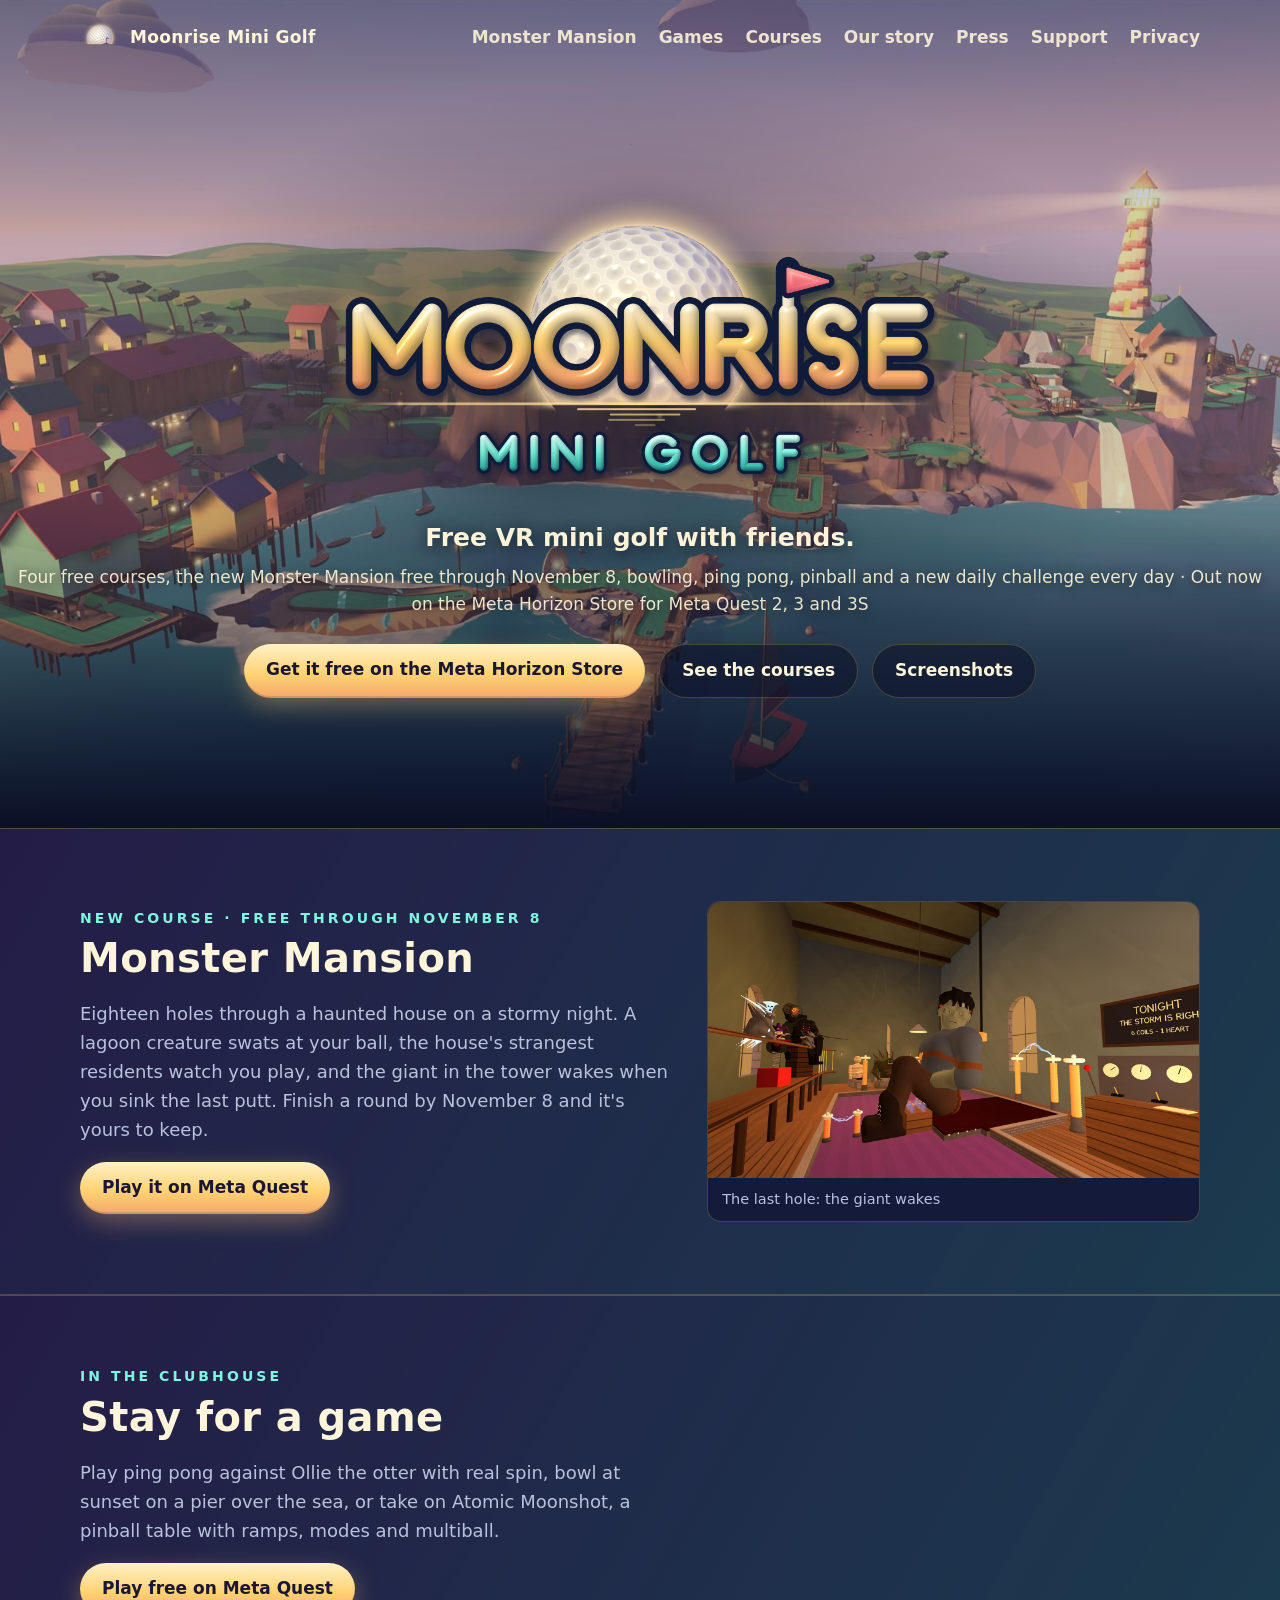
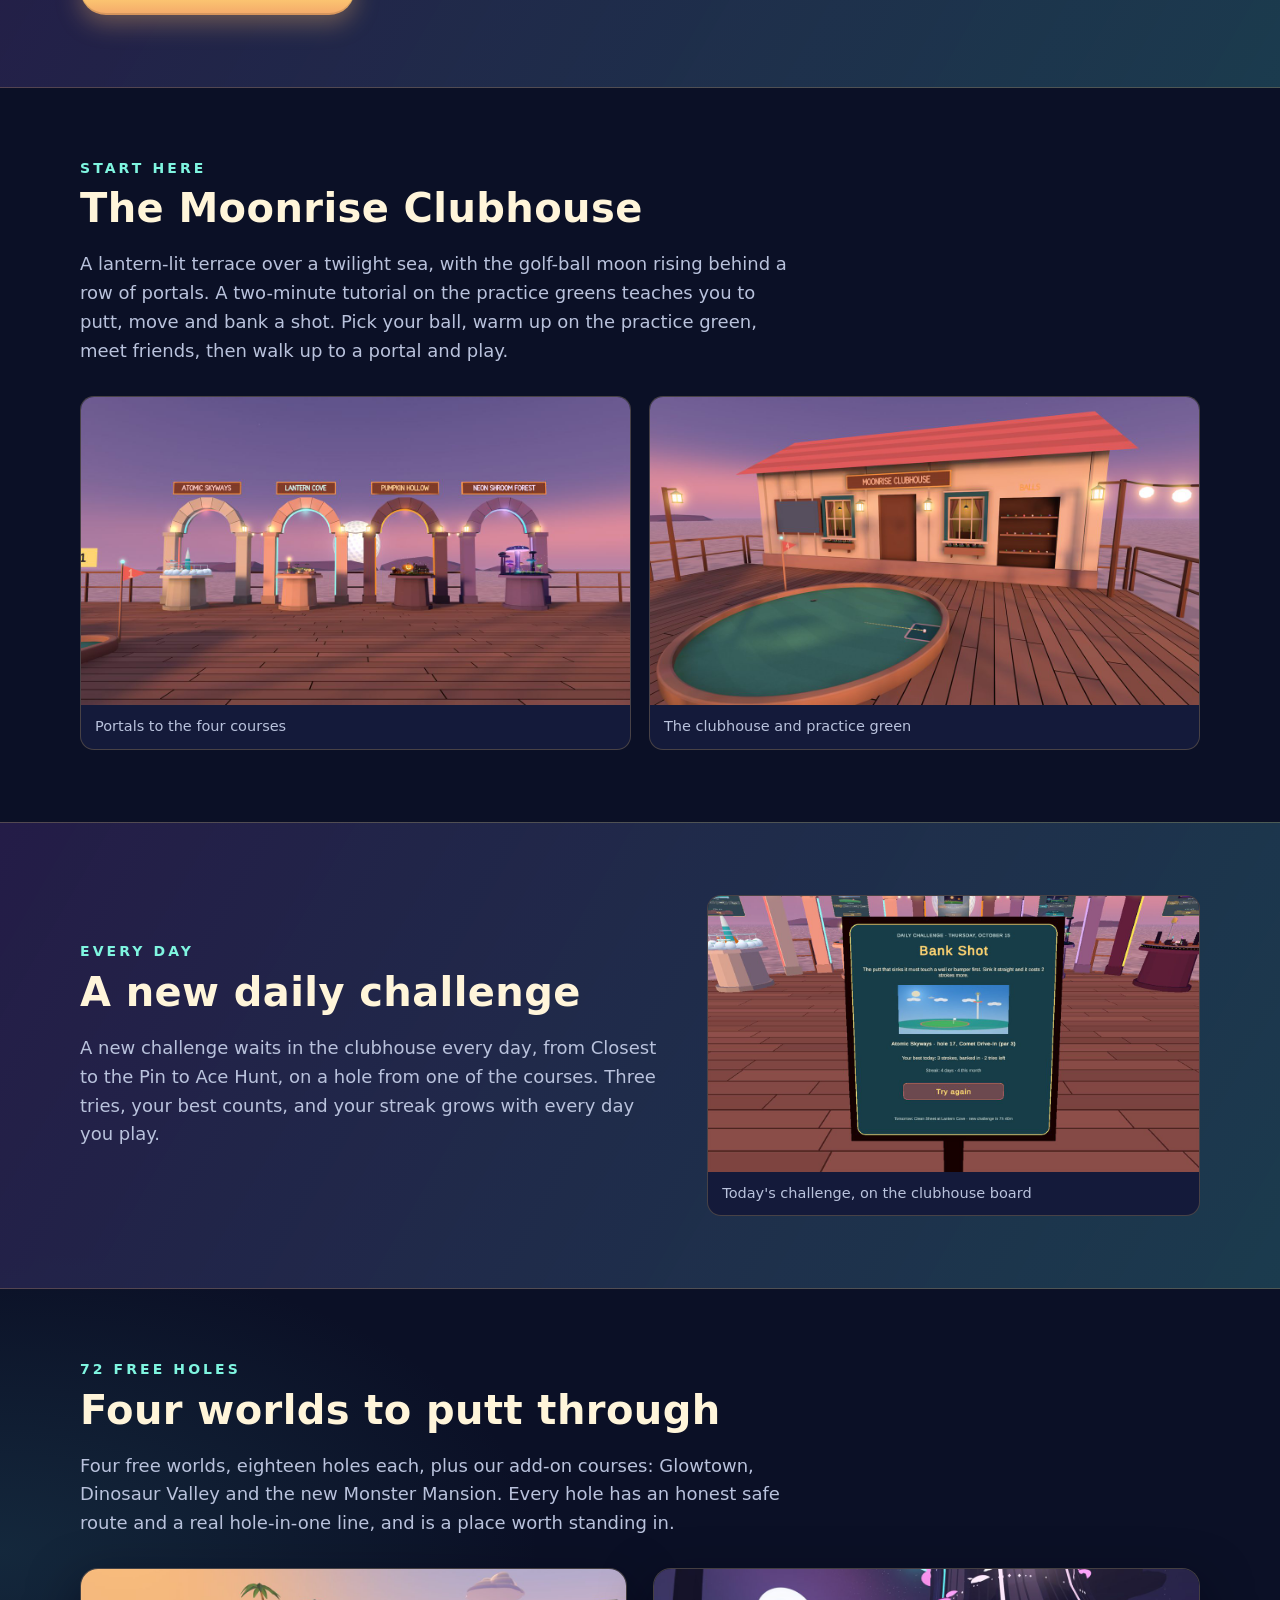
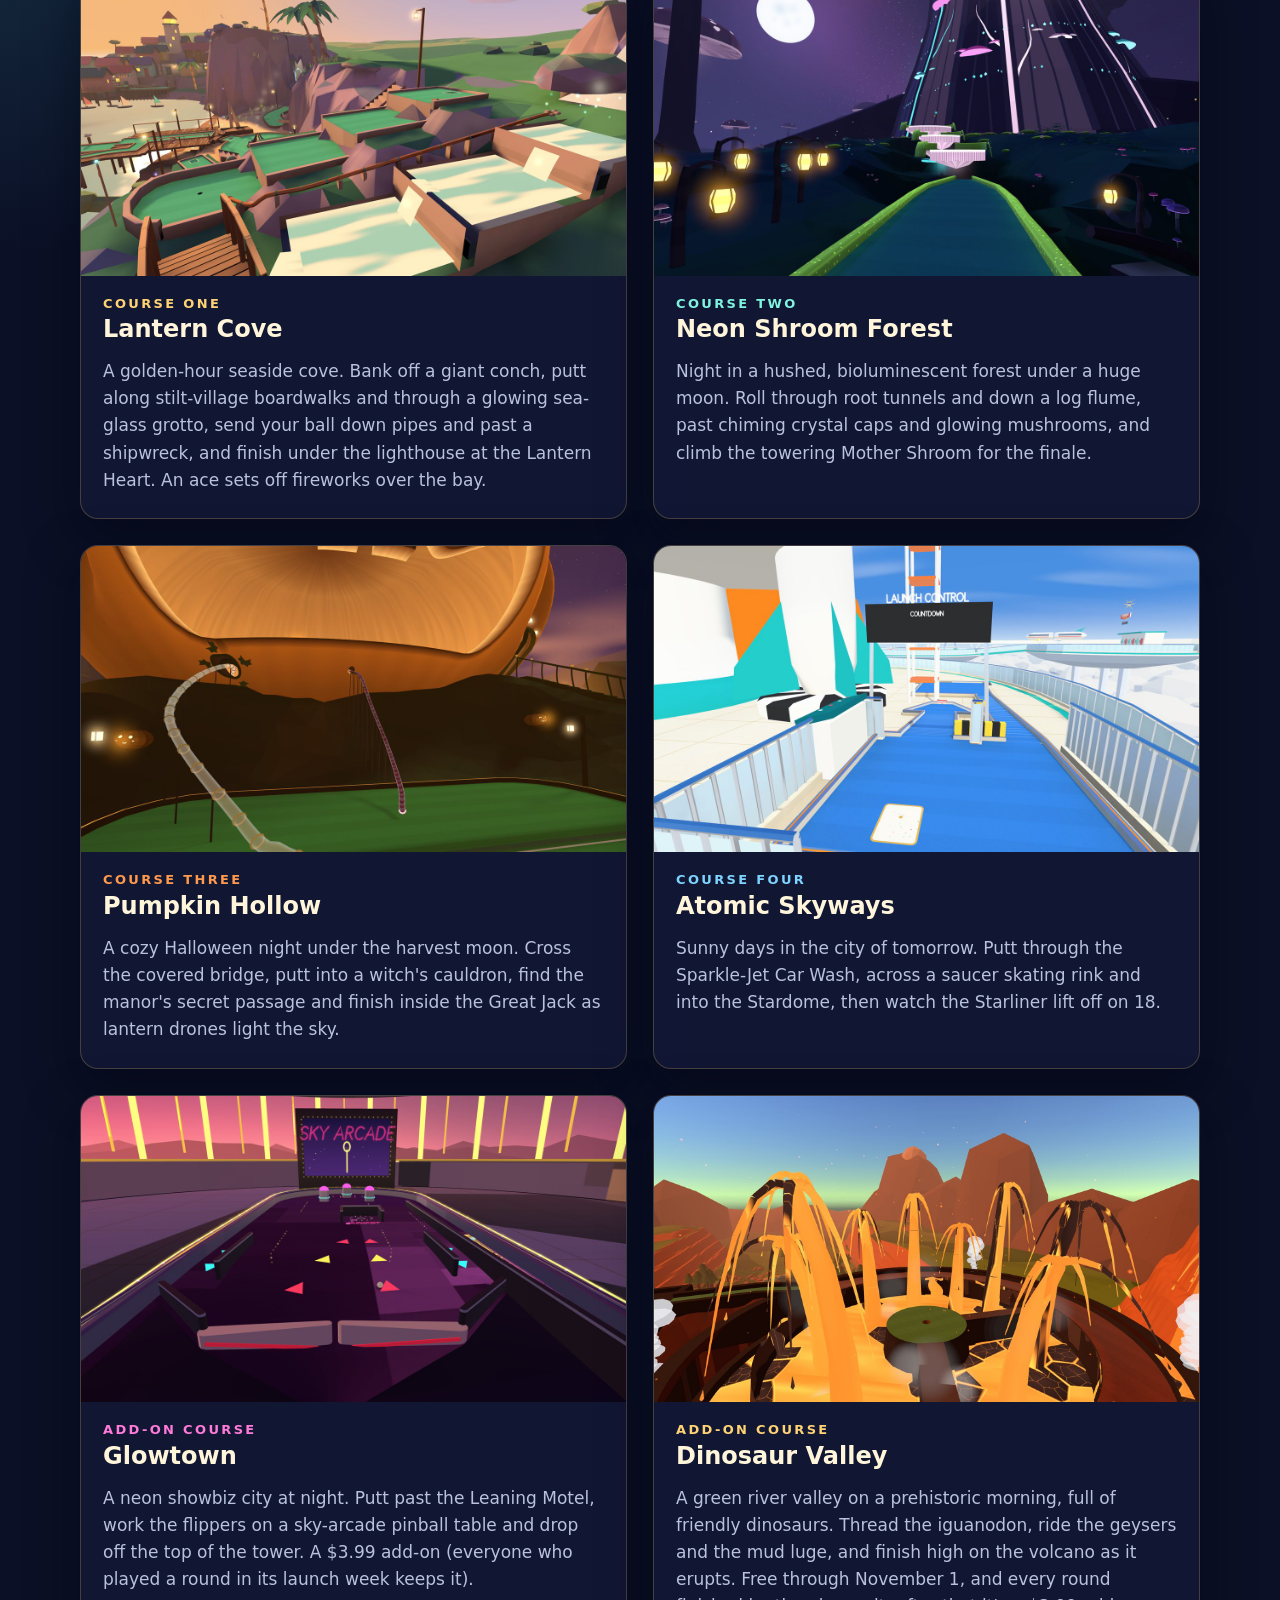
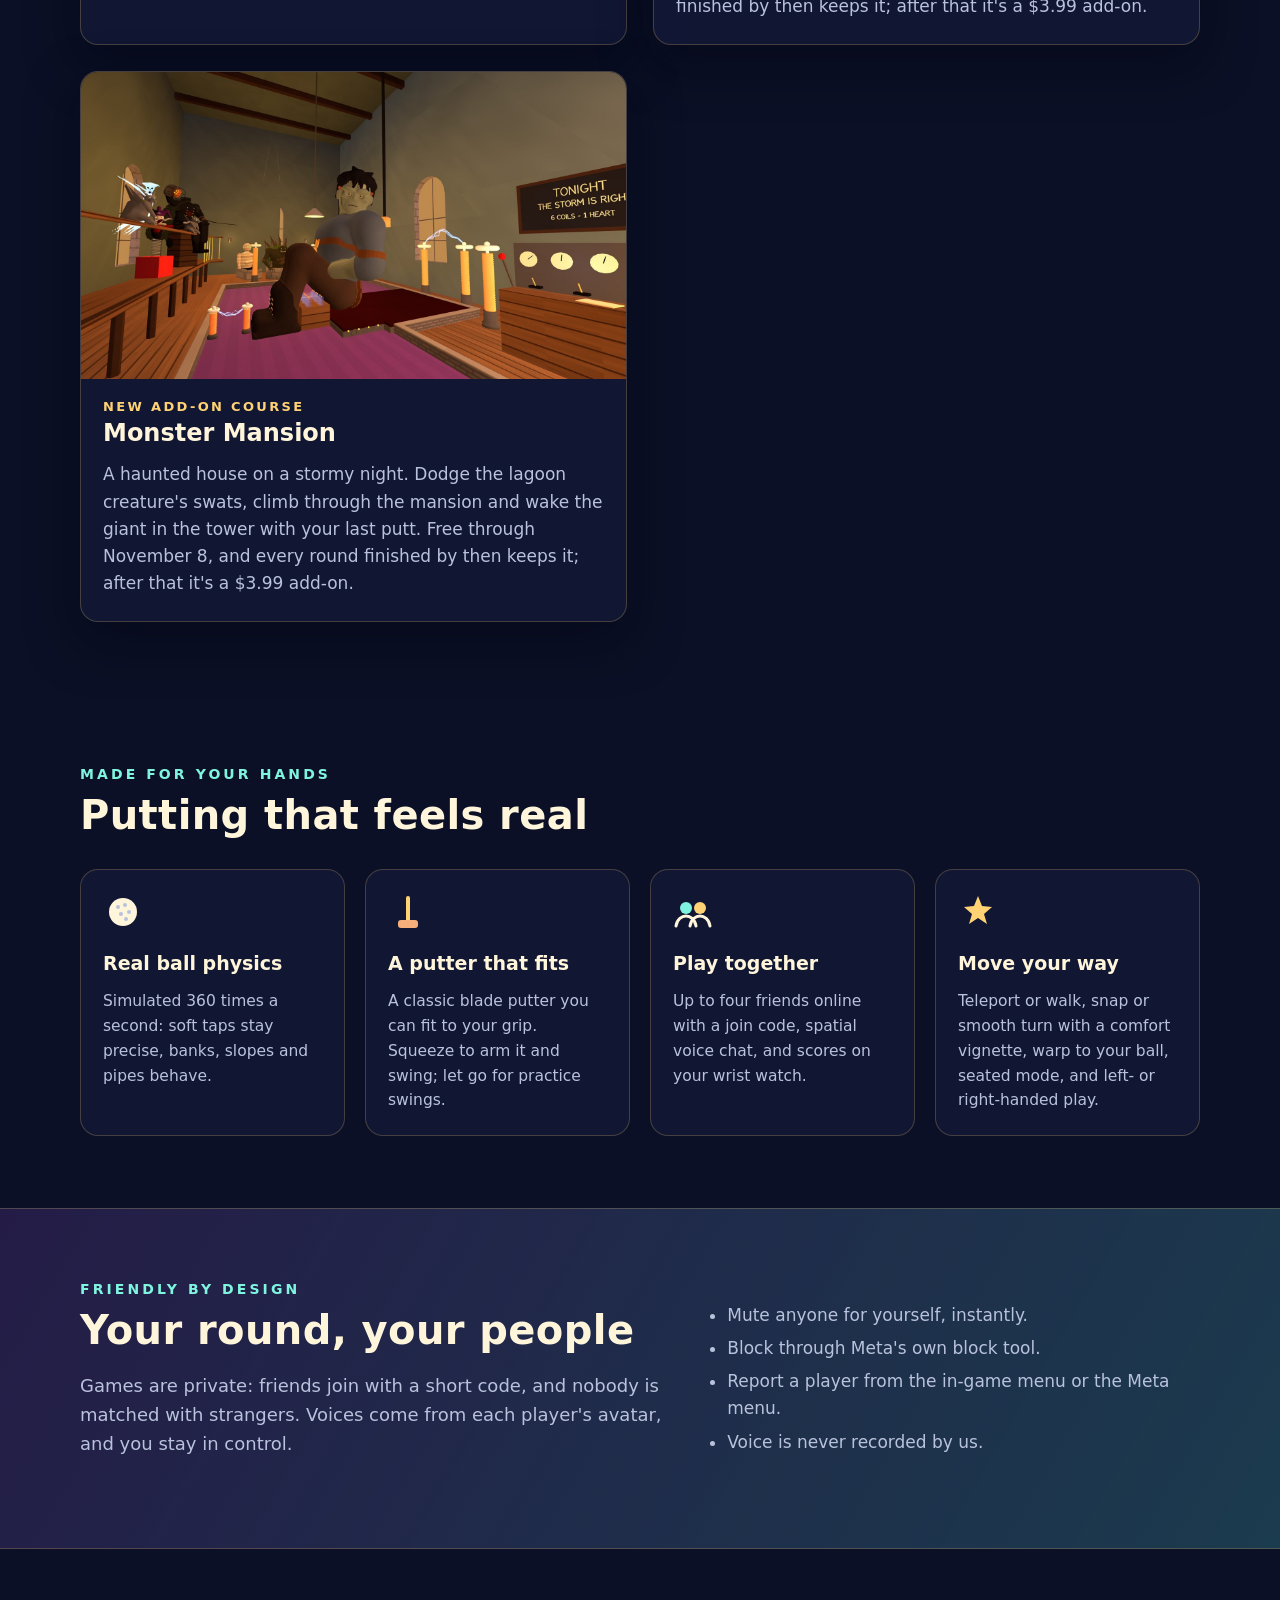
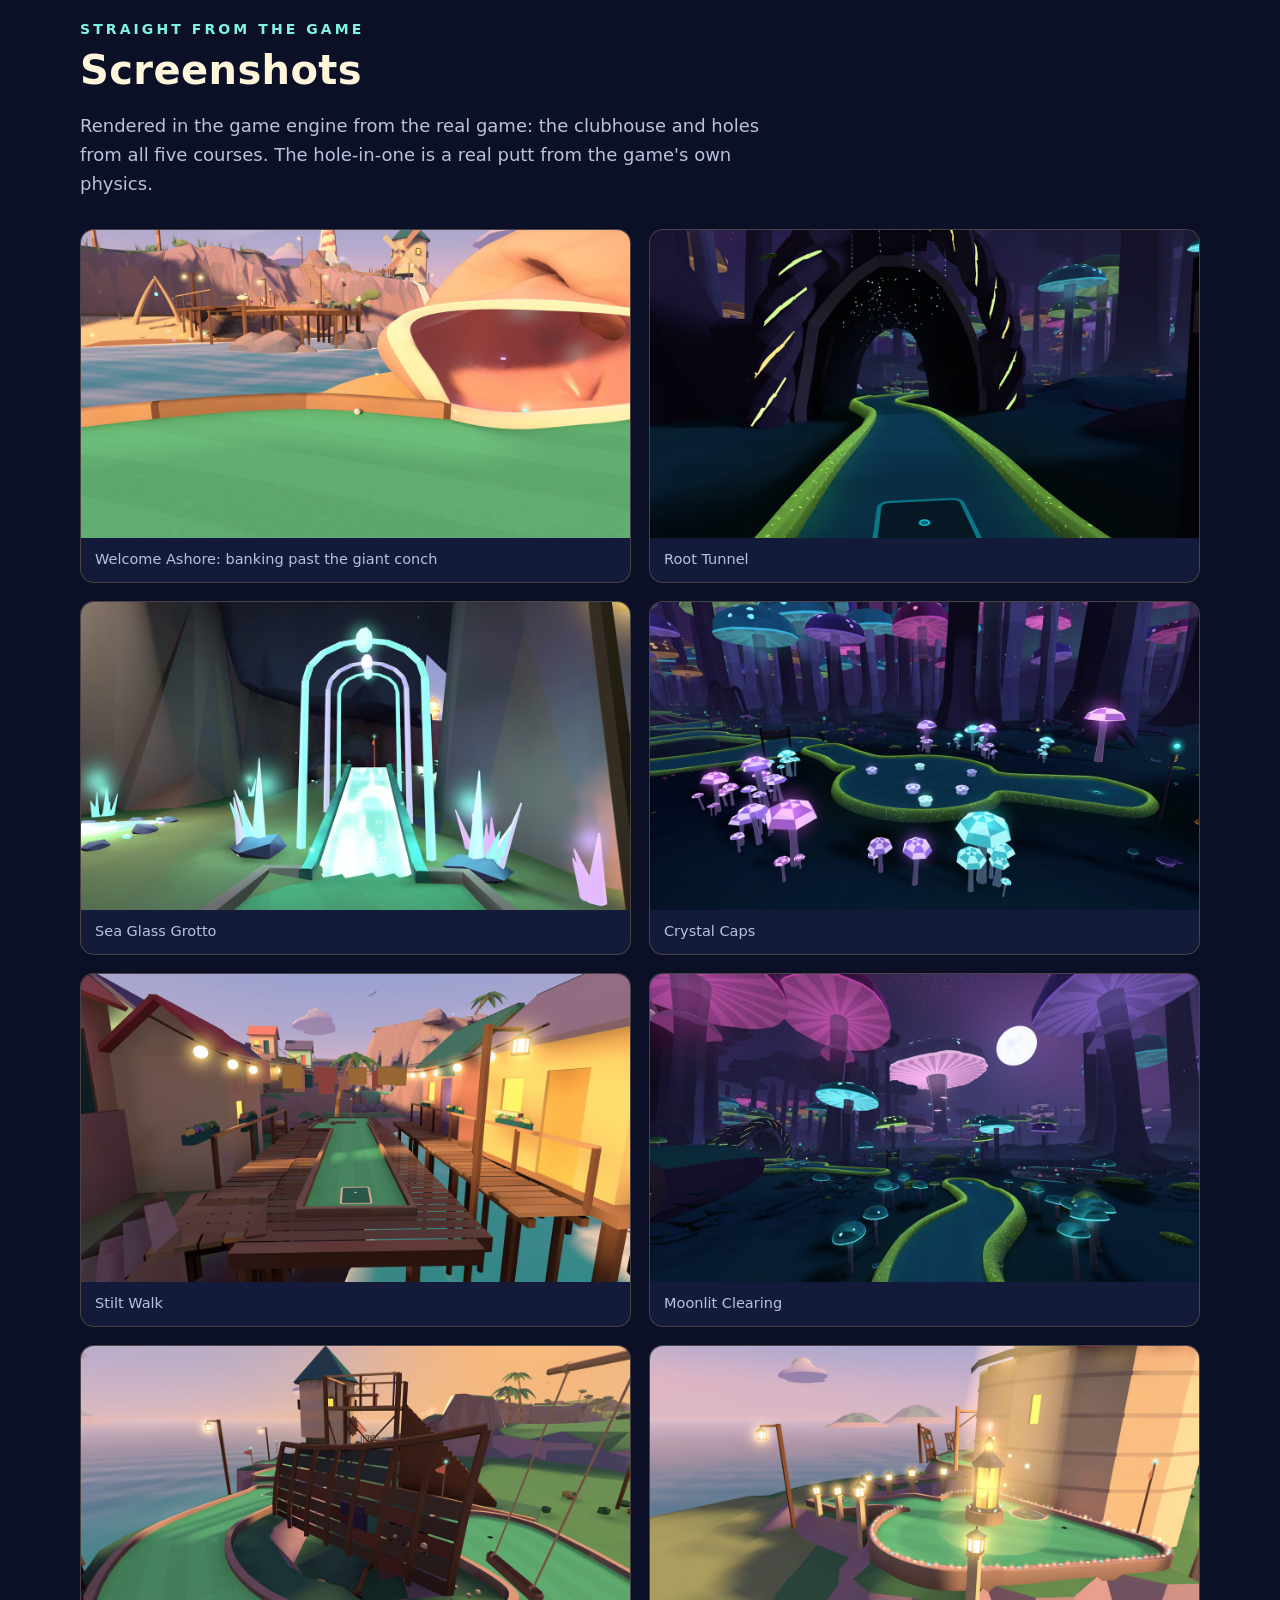
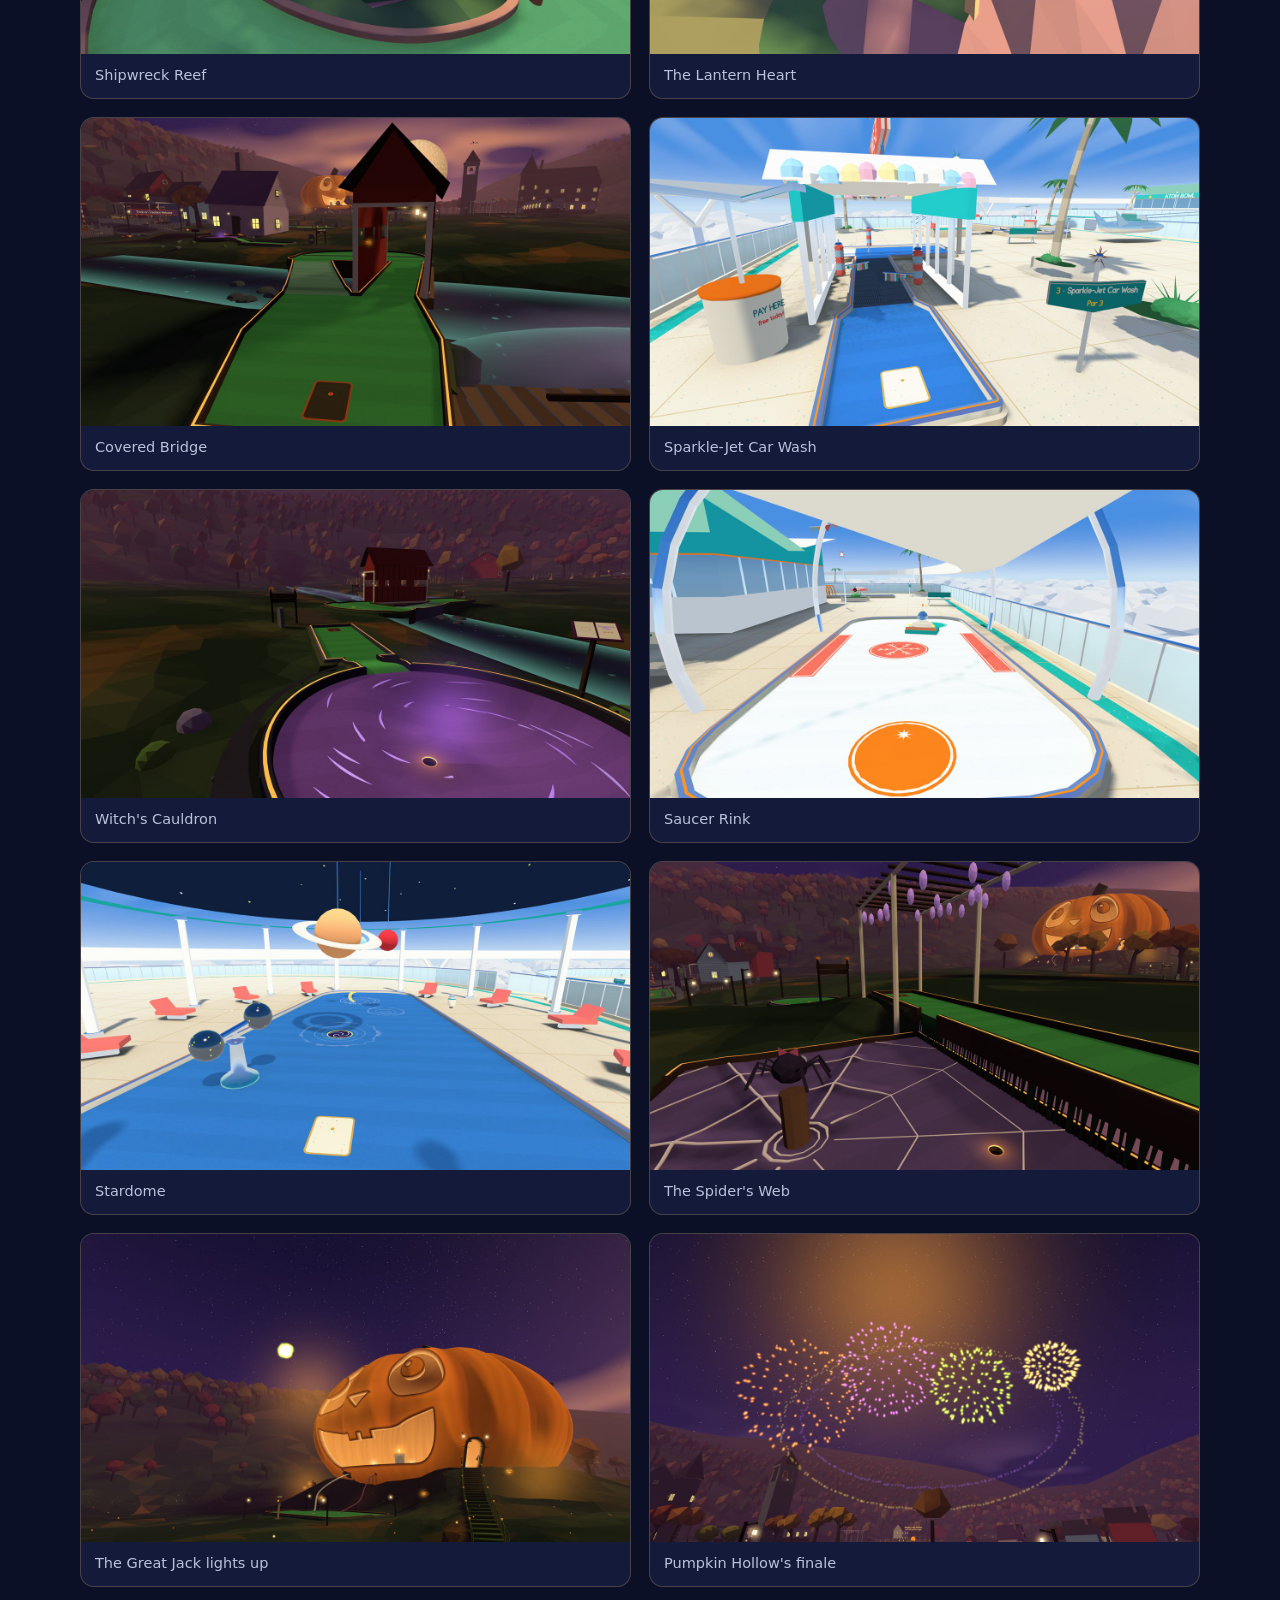
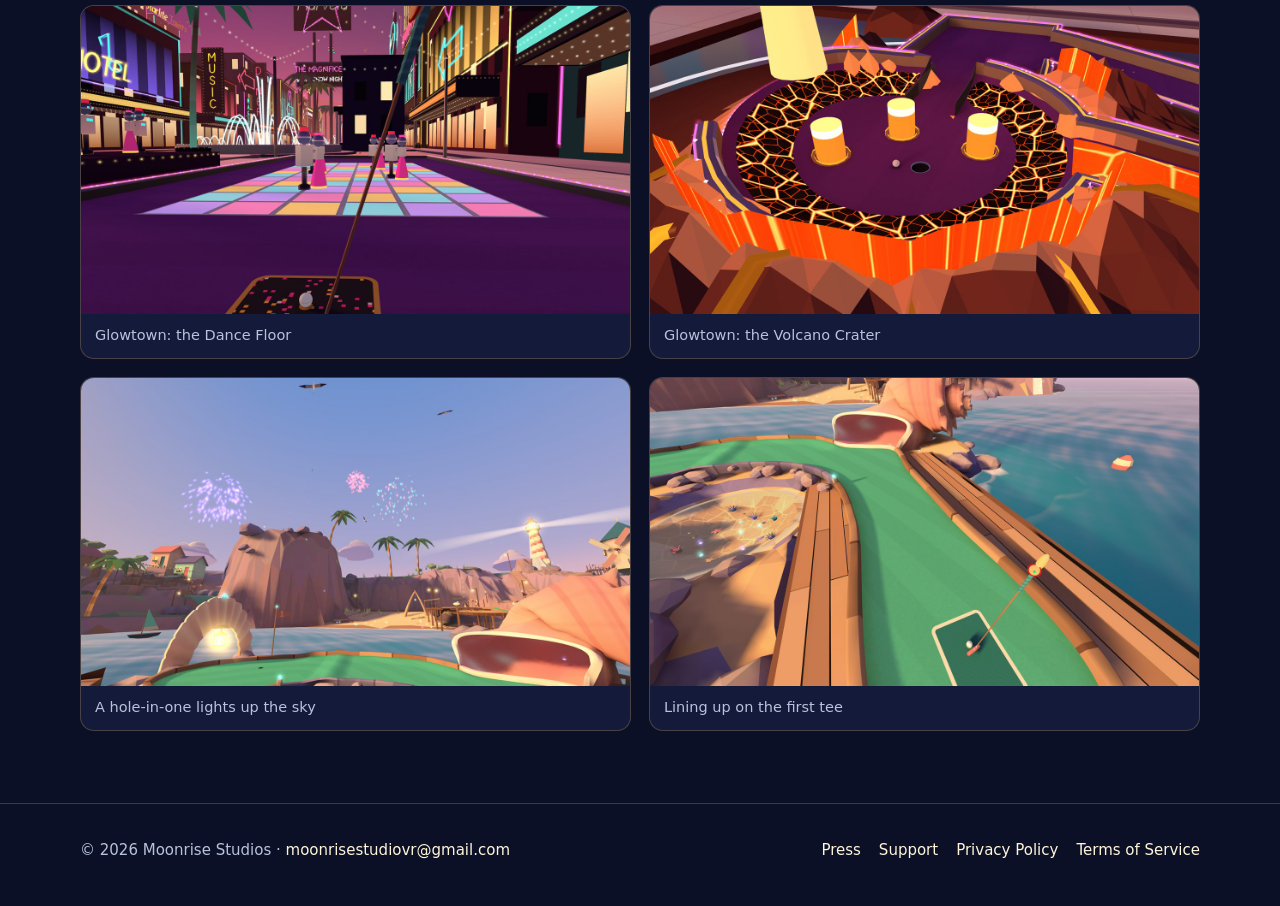
<file: index.html>
<!doctype html>
<html lang="en">
<head>
  <meta charset="utf-8">
  <meta name="viewport" content="width=device-width, initial-scale=1">
  <title>Moonrise Mini Golf: free VR mini golf for Meta Quest</title>
  <meta name="description" content="Free VR mini golf, bowling, ping pong and pinball with friends on Meta Quest 2, 3 and 3S. Four free 18-hole courses (a golden-hour seaside cove, a glowing mushroom forest, a Halloween pumpkin hollow and a sunny retro city in the sky), the new Monster Mansion, a new daily challenge every day and private online games with voice for up to four.">
  <link rel="canonical" href="https://dreamscale123.github.io/moonrise-mini-golf-site/">
  <meta property="og:type" content="website">
  <meta property="og:site_name" content="Moonrise Mini Golf">
  <meta property="og:title" content="Moonrise Mini Golf: free VR mini golf for Meta Quest">
  <meta property="og:description" content="Four free 18-hole courses, the new Monster Mansion, bowling, ping pong, pinball and private online rounds with friends. Free on the Meta Horizon Store.">
  <meta property="og:url" content="https://dreamscale123.github.io/moonrise-mini-golf-site/">
  <meta property="og:image" content="https://dreamscale123.github.io/moonrise-mini-golf-site/assets/og-image.jpg">
  <meta property="og:image:width" content="1200">
  <meta property="og:image:height" content="630">
  <meta property="og:image:alt" content="Moonrise Mini Golf: a golf-ball moon rising over the sea between a lighthouse and glowing mushrooms">
  <meta name="twitter:card" content="summary_large_image">
  <script type="application/ld+json">
  {
    "@context": "https://schema.org",
    "@type": "VideoGame",
    "name": "Moonrise Mini Golf",
    "url": "https://dreamscale123.github.io/moonrise-mini-golf-site/",
    "image": "https://dreamscale123.github.io/moonrise-mini-golf-site/assets/og-image.jpg",
    "description": "Free VR mini golf, bowling, ping pong and pinball with friends: four free 18-hole courses, the new Monster Mansion, a new daily challenge every day and private online games with voice for up to four.",
    "genre": ["Mini golf", "Sports", "Casual"],
    "gamePlatform": ["Meta Quest 2", "Meta Quest 3", "Meta Quest 3S"],
    "applicationCategory": "Game",
    "playMode": ["SinglePlayer", "MultiPlayer"],
    "numberOfPlayers": { "@type": "QuantitativeValue", "minValue": 1, "maxValue": 4 },
    "author": { "@type": "Organization", "name": "Moonrise Studios", "email": "moonrisestudiovr@gmail.com" },
    "publisher": { "@type": "Organization", "name": "Moonrise Studios", "email": "moonrisestudiovr@gmail.com" },
    "offers": { "@type": "Offer", "price": "0", "priceCurrency": "USD", "availability": "https://schema.org/InStock", "url": "https://vr.meta.me/s/212g9W8agUth2ZL" }
  }
  </script>
  <meta name="theme-color" content="#0b1026">
  <link rel="icon" href="assets/favicon.png">
  <link rel="apple-touch-icon" href="assets/icon-180.png">
  <link rel="stylesheet" href="assets/site.css">
</head>
<body>
  <nav class="nav" aria-label="Main">
    <div class="wrap">
      <a class="brand" href="index.html"><img src="assets/mark-128.png" alt=""><span>Moonrise Mini Golf</span></a>
      <ul>
        <li><a class="link" href="#monster-mansion">Monster Mansion</a></li>
        <li><a class="link" href="#games">Games</a></li>
        <li><a class="link" href="#courses">Courses</a></li>
        <li><a class="link" href="story.html">Our story</a></li>
        <li><a class="link" href="press.html">Press</a></li>
        <li><a class="link" href="support.html">Support</a></li>
        <li><a class="link" href="privacy.html">Privacy</a></li>
      </ul>
    </div>
  </nav>

  <header class="hero">
    <div class="content">
      <h1 style="margin:0"><img class="logo" src="assets/logo.png" alt="Moonrise Mini Golf"></h1>
      <p class="tag">Free VR mini golf with friends.</p>
      <p class="sub">Four free courses, the new Monster Mansion free through November 8, bowling, ping pong, pinball and a new daily challenge every day &middot; Out now on the Meta Horizon Store for Meta Quest 2, 3 and 3S</p>
      <div class="buttons">
        <a class="btn" href="https://vr.meta.me/s/212g9W8agUth2ZL">Get it free on the Meta Horizon Store</a>
        <a class="btn ghost" href="#courses">See the courses</a>
        <a class="btn ghost" href="#gallery">Screenshots</a>
      </div>
    </div>
  </header>

  <main>
    <section class="band" id="monster-mansion">
      <div class="wrap">
        <div>
          <h2><span class="eyebrow">New course &middot; free through November 8</span>Monster Mansion</h2>
          <p class="lead">Eighteen holes through a haunted house on a stormy night. A lagoon creature swats at your ball, the house's strangest residents watch you play, and the giant in the tower wakes when you sink the last putt. Finish a round by November 8 and it's yours to keep.</p>
          <div class="buttons" style="justify-content:flex-start"><a class="btn" href="https://vr.meta.me/s/212g9W8agUth2ZL">Play it on Meta Quest</a></div>
        </div>
        <div class="gallery" style="margin-top:0;grid-template-columns:1fr">
          <figure><img loading="lazy" src="assets/shots/mm_h18_the_waking.jpg" alt="A giant sitting up on a table in a tower room while sparks jump between tall coils and the mansion's monsters watch from the balcony"><figcaption>The last hole: the giant wakes</figcaption></figure>
        </div>
      </div>
    </section>

    <section class="band" id="games">
      <div class="wrap">
        <div>
          <h2><span class="eyebrow">In the clubhouse</span>Stay for a game</h2>
          <p class="lead">Play ping pong against Ollie the otter with real spin, bowl at sunset on a pier over the sea, or take on Atomic Moonshot, a pinball table with ramps, modes and multiball.</p>
          <div class="buttons" style="justify-content:flex-start"><a class="btn" href="https://vr.meta.me/s/212g9W8agUth2ZL">Play free on Meta Quest</a></div>
        </div>
      </div>
    </section>

    <section id="clubhouse">
      <div class="wrap">
        <h2><span class="eyebrow">Start here</span>The Moonrise Clubhouse</h2>
        <p class="lead">A lantern-lit terrace over a twilight sea, with the golf-ball moon rising behind a row of portals. A two-minute tutorial on the practice greens teaches you to putt, move and bank a shot. Pick your ball, warm up on the practice green, meet friends, then walk up to a portal and play.</p>
        <div class="gallery">
          <figure><img loading="lazy" src="assets/shots/lobby_portals.jpg" alt="Four stone arches on the clubhouse terrace, each with a miniature diorama of its course: Atomic Skyways, Lantern Cove, Pumpkin Hollow and Neon Shroom Forest, the golf-ball moon rising over the sea behind them"><figcaption>Portals to the four courses</figcaption></figure>
          <figure><img loading="lazy" src="assets/shots/lobby_clubhouse.jpg" alt="The Moonrise Clubhouse and its round practice green on a wooden terrace at dusk"><figcaption>The clubhouse and practice green</figcaption></figure>
        </div>
      </div>
    </section>

    <section class="band" id="daily">
      <div class="wrap">
        <div>
          <h2><span class="eyebrow">Every day</span>A new daily challenge</h2>
          <p class="lead">A new challenge waits in the clubhouse every day, from Closest to the Pin to Ace Hunt, on a hole from one of the courses. Three tries, your best counts, and your streak grows with every day you play.</p>
        </div>
        <div class="gallery" style="margin-top:0;grid-template-columns:1fr">
          <figure><img loading="lazy" src="assets/shots/clubhouse_daily_challenge.jpg" alt="The daily challenge board in the clubhouse: Bank Shot on Atomic Skyways hole 17, with the player's best score and a four-day streak"><figcaption>Today's challenge, on the clubhouse board</figcaption></figure>
        </div>
      </div>
    </section>

    <section id="courses">
      <div class="wrap">
        <h2><span class="eyebrow">72 free holes</span>Four worlds to putt through</h2>
        <p class="lead">Four free worlds, eighteen holes each, plus our add-on courses: Glowtown, Dinosaur Valley and the new Monster Mansion. Every hole has an honest safe route and a real hole-in-one line, and is a place worth standing in.</p>
        <div class="courses">
          <article class="course">
            <img class="art" src="assets/shots/cove_h14_waterfall_pools.jpg" alt="Terraced greens stepping down a sunlit cliff above the cove">
            <div class="body">
              <h3><small>Course one</small>Lantern Cove</h3>
              <p>A golden-hour seaside cove. Bank off a giant conch, putt along stilt-village boardwalks and through a glowing sea-glass grotto, send your ball down pipes and past a shipwreck, and finish under the lighthouse at the Lantern Heart. An ace sets off fireworks over the bay.</p>
            </div>
          </article>
          <article class="course forest">
            <img class="art" src="assets/shots/forest_h18_mother_shroom.jpg" alt="A glowing green leading toward the giant Mother Shroom under a full moon">
            <div class="body">
              <h3><small>Course two</small>Neon Shroom Forest</h3>
              <p>Night in a hushed, bioluminescent forest under a huge moon. Roll through root tunnels and down a log flume, past chiming crystal caps and glowing mushrooms, and climb the towering Mother Shroom for the finale.</p>
            </div>
          </article>
          <article class="course hollow">
            <img class="art" src="assets/shots/hollow_h18_great_jack.jpg" alt="The final green beneath the Great Jack, a giant glowing jack-o'-lantern, with vine tubes curling down from it">
            <div class="body">
              <h3><small>Course three</small>Pumpkin Hollow</h3>
              <p>A cozy Halloween night under the harvest moon. Cross the covered bridge, putt into a witch's cauldron, find the manor's secret passage and finish inside the Great Jack as lantern drones light the sky.</p>
            </div>
          </article>
          <article class="course skyways">
            <img class="art" src="assets/shots/skyways_h18_liftoff.jpg" alt="The last green running toward the Starliner's launch tower and its Launch Control board">
            <div class="body">
              <h3><small>Course four</small>Atomic Skyways</h3>
              <p>Sunny days in the city of tomorrow. Putt through the Sparkle-Jet Car Wash, across a saucer skating rink and into the Stardome, then watch the Starliner lift off on 18.</p>
            </div>
          </article>
          <article class="course glowtown">
            <img class="art" src="assets/shots/glowtown_h16_sky_arcade.jpg" alt="A pinball-table green with flippers and bumpers under the Sky Arcade's neon sign at sunset">
            <div class="body">
              <h3><small>Add-on course</small>Glowtown</h3>
              <p>A neon showbiz city at night. Putt past the Leaning Motel, work the flippers on a sky-arcade pinball table and drop off the top of the tower. A $3.99 add-on (everyone who played a round in its launch week keeps it).</p>
            </div>
          </article>
          <article class="course">
            <img class="art" src="assets/shots/dv_h18_crater_erupting.jpg" alt="The last green on an island in the volcano crater, ringed by fountains of lava as the volcano erupts">
            <div class="body">
              <h3><small>Add-on course</small>Dinosaur Valley</h3>
              <p>A green river valley on a prehistoric morning, full of friendly dinosaurs. Thread the iguanodon, ride the geysers and the mud luge, and finish high on the volcano as it erupts. Free through November 1, and every round finished by then keeps it; after that it's a $3.99 add-on.</p>
            </div>
          </article>
          <article class="course">
            <img class="art" src="assets/shots/mm_h18_the_waking.jpg" alt="A giant sitting up on a table in a tower room while sparks jump between tall coils">
            <div class="body">
              <h3><small>New add-on course</small>Monster Mansion</h3>
              <p>A haunted house on a stormy night. Dodge the lagoon creature's swats, climb through the mansion and wake the giant in the tower with your last putt. Free through November 8, and every round finished by then keeps it; after that it's a $3.99 add-on.</p>
            </div>
          </article>
        </div>
      </div>
    </section>

    <section id="features">
      <div class="wrap">
        <h2><span class="eyebrow">Made for your hands</span>Putting that feels real</h2>
        <div class="features">
          <div class="feature">
            <svg viewBox="0 0 40 40" aria-hidden="true"><circle cx="20" cy="20" r="14" fill="#fff5da"/><circle cx="15" cy="15" r="2" fill="#b9c2dc"/><circle cx="22" cy="13" r="2" fill="#b9c2dc"/><circle cx="26" cy="20" r="2" fill="#b9c2dc"/><circle cx="18" cy="22" r="2" fill="#b9c2dc"/><circle cx="23" cy="27" r="2" fill="#b9c2dc"/></svg>
            <h3>Real ball physics</h3>
            <p>Simulated 360 times a second: soft taps stay precise, banks, slopes and pipes behave.</p>
          </div>
          <div class="feature">
            <svg viewBox="0 0 40 40" aria-hidden="true"><rect x="18" y="4" width="4" height="26" rx="2" fill="#ffd374"/><rect x="10" y="28" width="20" height="8" rx="3" fill="#f6ae7a"/></svg>
            <h3>A putter that fits</h3>
            <p>A classic blade putter you can fit to your grip. Squeeze to arm it and swing; let go for practice swings.</p>
          </div>
          <div class="feature">
            <svg viewBox="0 0 40 40" aria-hidden="true"><circle cx="13" cy="16" r="6" fill="#7ff5e0"/><circle cx="27" cy="16" r="6" fill="#ffd374"/><path d="M3 34c1-7 6-10 10-10s9 3 10 10M17 34c1-7 6-10 10-10s9 3 10 10" fill="none" stroke="#fff5da" stroke-width="3" stroke-linecap="round"/></svg>
            <h3>Play together</h3>
            <p>Up to four friends online with a join code, spatial voice chat, and scores on your wrist watch.</p>
          </div>
          <div class="feature">
            <svg viewBox="0 0 40 40" aria-hidden="true"><path d="M20 4l4 10 10 1-8 7 3 10-9-6-9 6 3-10-8-7 10-1z" fill="#ffd374"/></svg>
            <h3>Move your way</h3>
            <p>Teleport or walk, snap or smooth turn with a comfort vignette, warp to your ball, seated mode, and left- or right-handed play.</p>
          </div>
        </div>
      </div>
    </section>
    <section class="band" id="together">
      <div class="wrap">
        <div>
          <h2><span class="eyebrow">Friendly by design</span>Your round, your people</h2>
          <p class="lead">Games are private: friends join with a short code, and nobody is matched with strangers. Voices come from each player's avatar, and you stay in control.</p>
        </div>
        <ul>
          <li>Mute anyone for yourself, instantly.</li>
          <li>Block through Meta's own block tool.</li>
          <li>Report a player from the in-game menu or the Meta menu.</li>
          <li>Voice is never recorded by us.</li>
        </ul>
      </div>
    </section>

    <section id="gallery">
      <div class="wrap">
        <h2><span class="eyebrow">Straight from the game</span>Screenshots</h2>
        <p class="lead">Rendered in the game engine from the real game: the clubhouse and holes from all five courses. The hole-in-one is a real putt from the game's own physics.</p>
        <div class="gallery">
          <figure><img loading="lazy" src="assets/shots/cove_h01_banking_past_the_conch.jpg" alt="A golf ball rides the rail past the mouth of a giant conch shell"><figcaption>Welcome Ashore: banking past the giant conch</figcaption></figure>
          <figure><img loading="lazy" src="assets/shots/forest_h03_root_tunnel.jpg" alt="A glowing green running into a tunnel of luminous roots at night"><figcaption>Root Tunnel</figcaption></figure>
          <figure><img loading="lazy" src="assets/shots/cove_h09_sea_glass_grotto.jpg" alt="Glowing sea-glass arches over a green inside a cave"><figcaption>Sea Glass Grotto</figcaption></figure>
          <figure><img loading="lazy" src="assets/shots/forest_h15_crystal_caps.jpg" alt="Pink and cyan crystal mushrooms around a winding green"><figcaption>Crystal Caps</figcaption></figure>
          <figure><img loading="lazy" src="assets/shots/cove_h04_stilt_walk.jpg" alt="A green running along lantern-lit boardwalks between stilt houses"><figcaption>Stilt Walk</figcaption></figure>
          <figure><img loading="lazy" src="assets/shots/forest_h01_tee_vista.jpg" alt="A winding green among glowing mushrooms, the Mother Shroom and the moon beyond"><figcaption>Moonlit Clearing</figcaption></figure>
          <figure><img loading="lazy" src="assets/shots/cove_h17_shipwreck_reef.jpg" alt="A green curling around a wrecked ship's hull below the lighthouse"><figcaption>Shipwreck Reef</figcaption></figure>
          <figure><img loading="lazy" src="assets/shots/cove_h18_lantern_heart.jpg" alt="A heart-shaped green ringed with lanterns beside the lighthouse"><figcaption>The Lantern Heart</figcaption></figure>
          <figure><img loading="lazy" src="assets/shots/hollow_h08_covered_bridge.jpg" alt="A green running into a red covered bridge over a creek, a village and a glowing pumpkin beyond under the moon"><figcaption>Covered Bridge</figcaption></figure>
          <figure><img loading="lazy" src="assets/shots/skyways_h03_car_wash.jpg" alt="A blue green running into a car wash with pastel brushes on a sunny rooftop"><figcaption>Sparkle-Jet Car Wash</figcaption></figure>
          <figure><img loading="lazy" src="assets/shots/hollow_h09_witchs_cauldron.jpg" alt="A green ending at a swirling purple cauldron pool at night"><figcaption>Witch's Cauldron</figcaption></figure>
          <figure><img loading="lazy" src="assets/shots/skyways_h07_saucer_rink.jpg" alt="A white skating rink of a green with orange saucer circles under a canopy"><figcaption>Saucer Rink</figcaption></figure>
          <figure><img loading="lazy" src="assets/shots/skyways_h10_stardome.jpg" alt="A blue green with planets and a swirl hanging over it in a domed hall"><figcaption>Stardome</figcaption></figure>
          <figure><img loading="lazy" src="assets/shots/hollow_h12_spiders_web.jpg" alt="A green shaped like a giant spider's web beside a veranda, the Great Jack glowing beyond"><figcaption>The Spider's Web</figcaption></figure>
          <figure><img loading="lazy" src="assets/shots/hollow_great_jack_lit.jpg" alt="The Great Jack, a giant jack-o'-lantern, blazing for the finale under the moon"><figcaption>The Great Jack lights up</figcaption></figure>
          <figure><img loading="lazy" src="assets/shots/hollow_finale_fireworks.jpg" alt="Fireworks bursting over Pumpkin Hollow's village at night"><figcaption>Pumpkin Hollow's finale</figcaption></figure>
          <figure><img loading="lazy" src="assets/shots/glowtown_h11_dance_floor.jpg" alt="First-person view from the tee down a neon street to a lit-up dance floor with dancing figures, hotels and theaters on both sides"><figcaption>Glowtown: the Dance Floor</figcaption></figure>
          <figure><img loading="lazy" src="assets/shots/glowtown_h14_volcano_crater.jpg" alt="A round purple green inside a volcano crater ringed with glowing lava, three bumpers around the cup"><figcaption>Glowtown: the Volcano Crater</figcaption></figure>
          <figure><img loading="lazy" src="assets/shots/cove_h01_hole_in_one_fireworks.jpg" alt="Fireworks over the cove and lighthouse after a hole-in-one"><figcaption>A hole-in-one lights up the sky</figcaption></figure>
          <figure><img loading="lazy" src="assets/shots/cove_h01_tee_address.jpg" alt="First-person view of the blade putter behind the ball on the first tee"><figcaption>Lining up on the first tee</figcaption></figure>
        </div>
      </div>
    </section>
  </main>

  <footer>
    <div class="wrap">
      <div>&copy; 2026 Moonrise Studios &middot; <a href="mailto:moonrisestudiovr@gmail.com">moonrisestudiovr@gmail.com</a></div>
      <nav aria-label="Legal"><a href="press.html">Press</a><a href="support.html">Support</a><a href="privacy.html">Privacy Policy</a><a href="terms.html">Terms of Service</a></nav>
    </div>
  </footer>
</body>
</html>
</file>
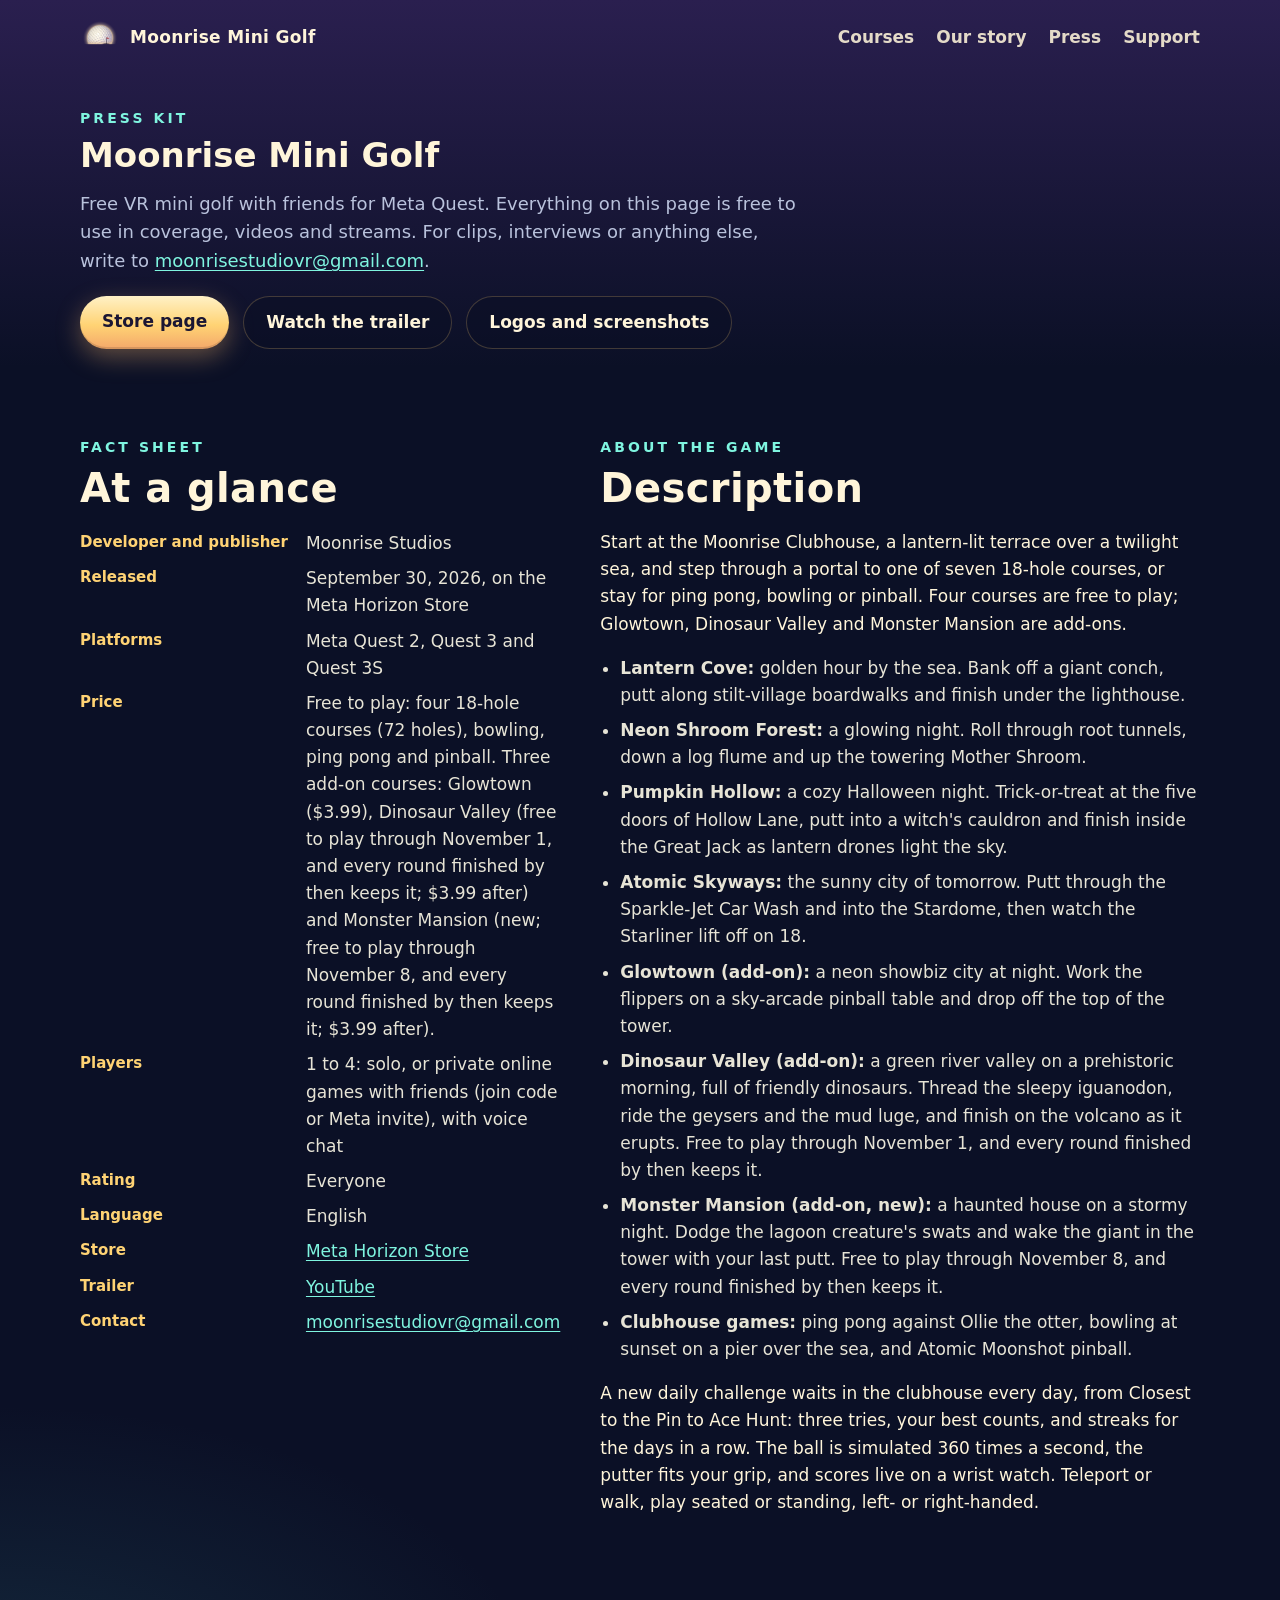
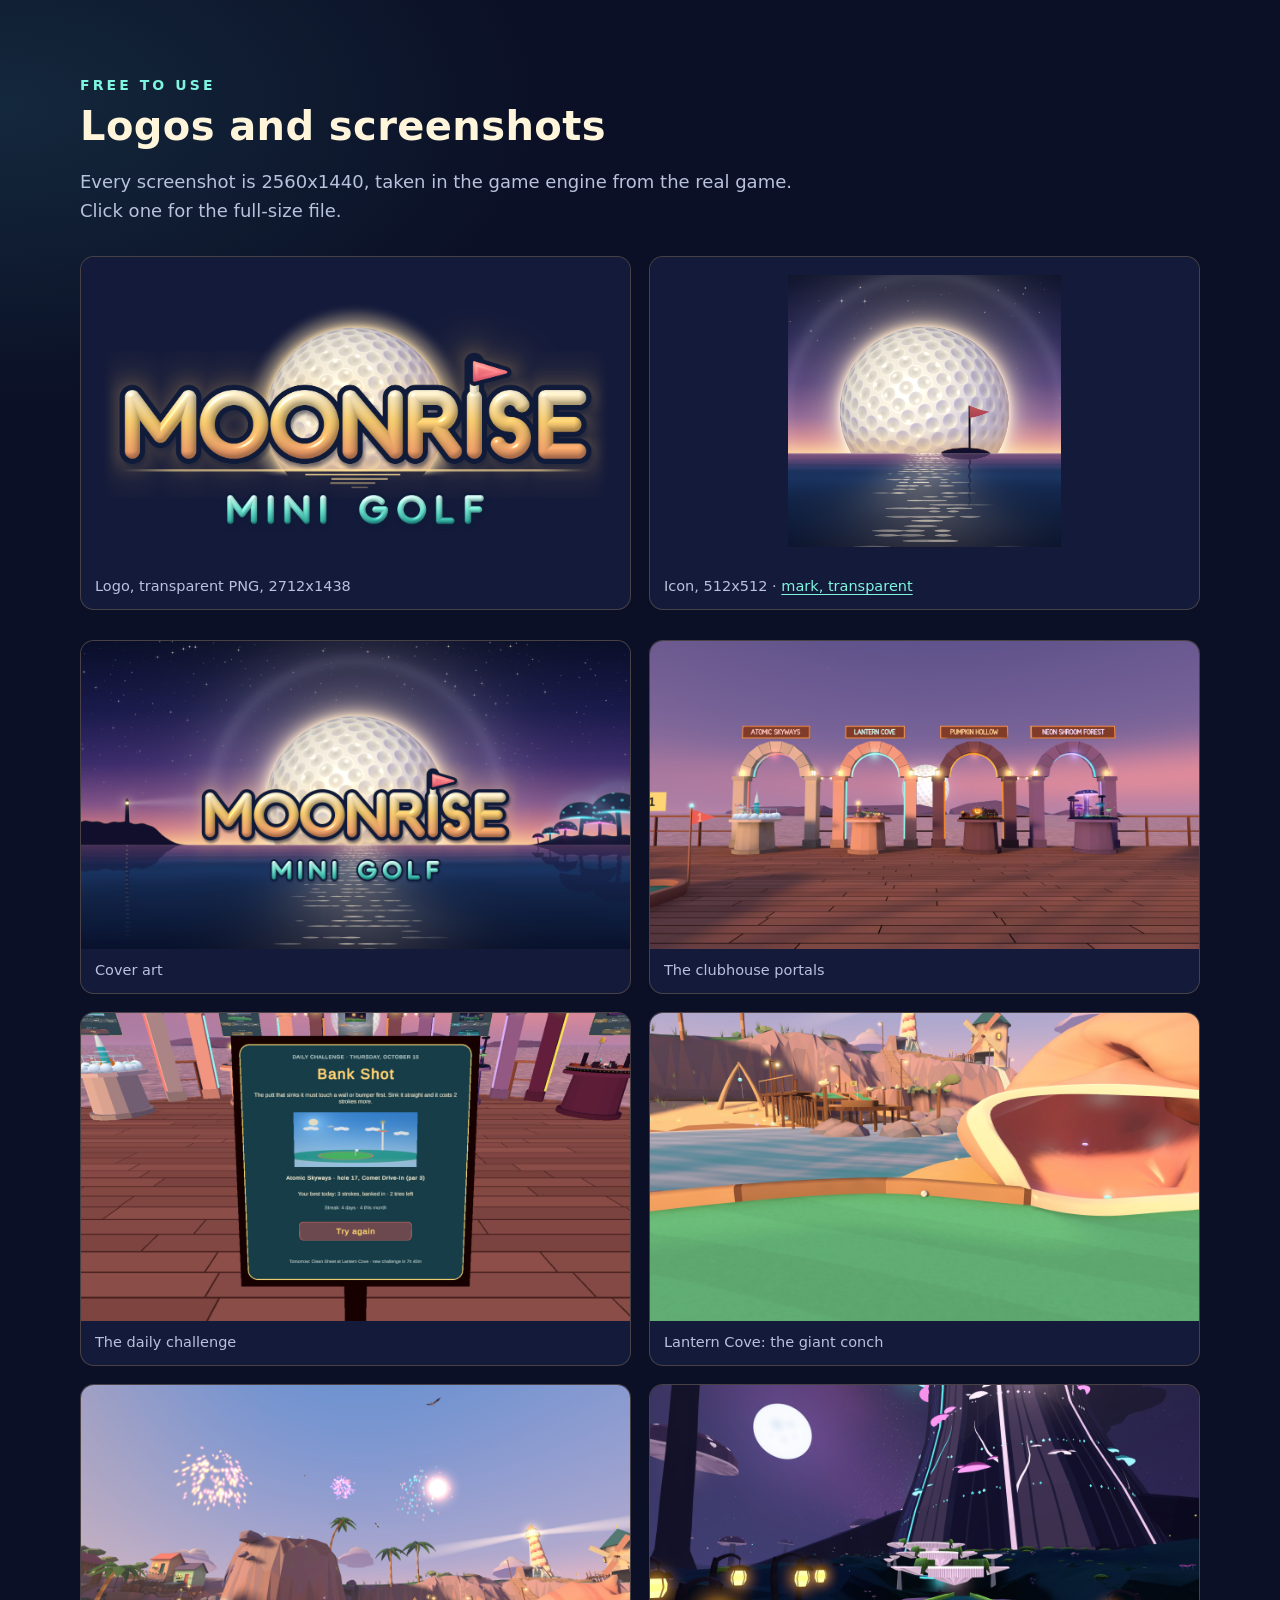
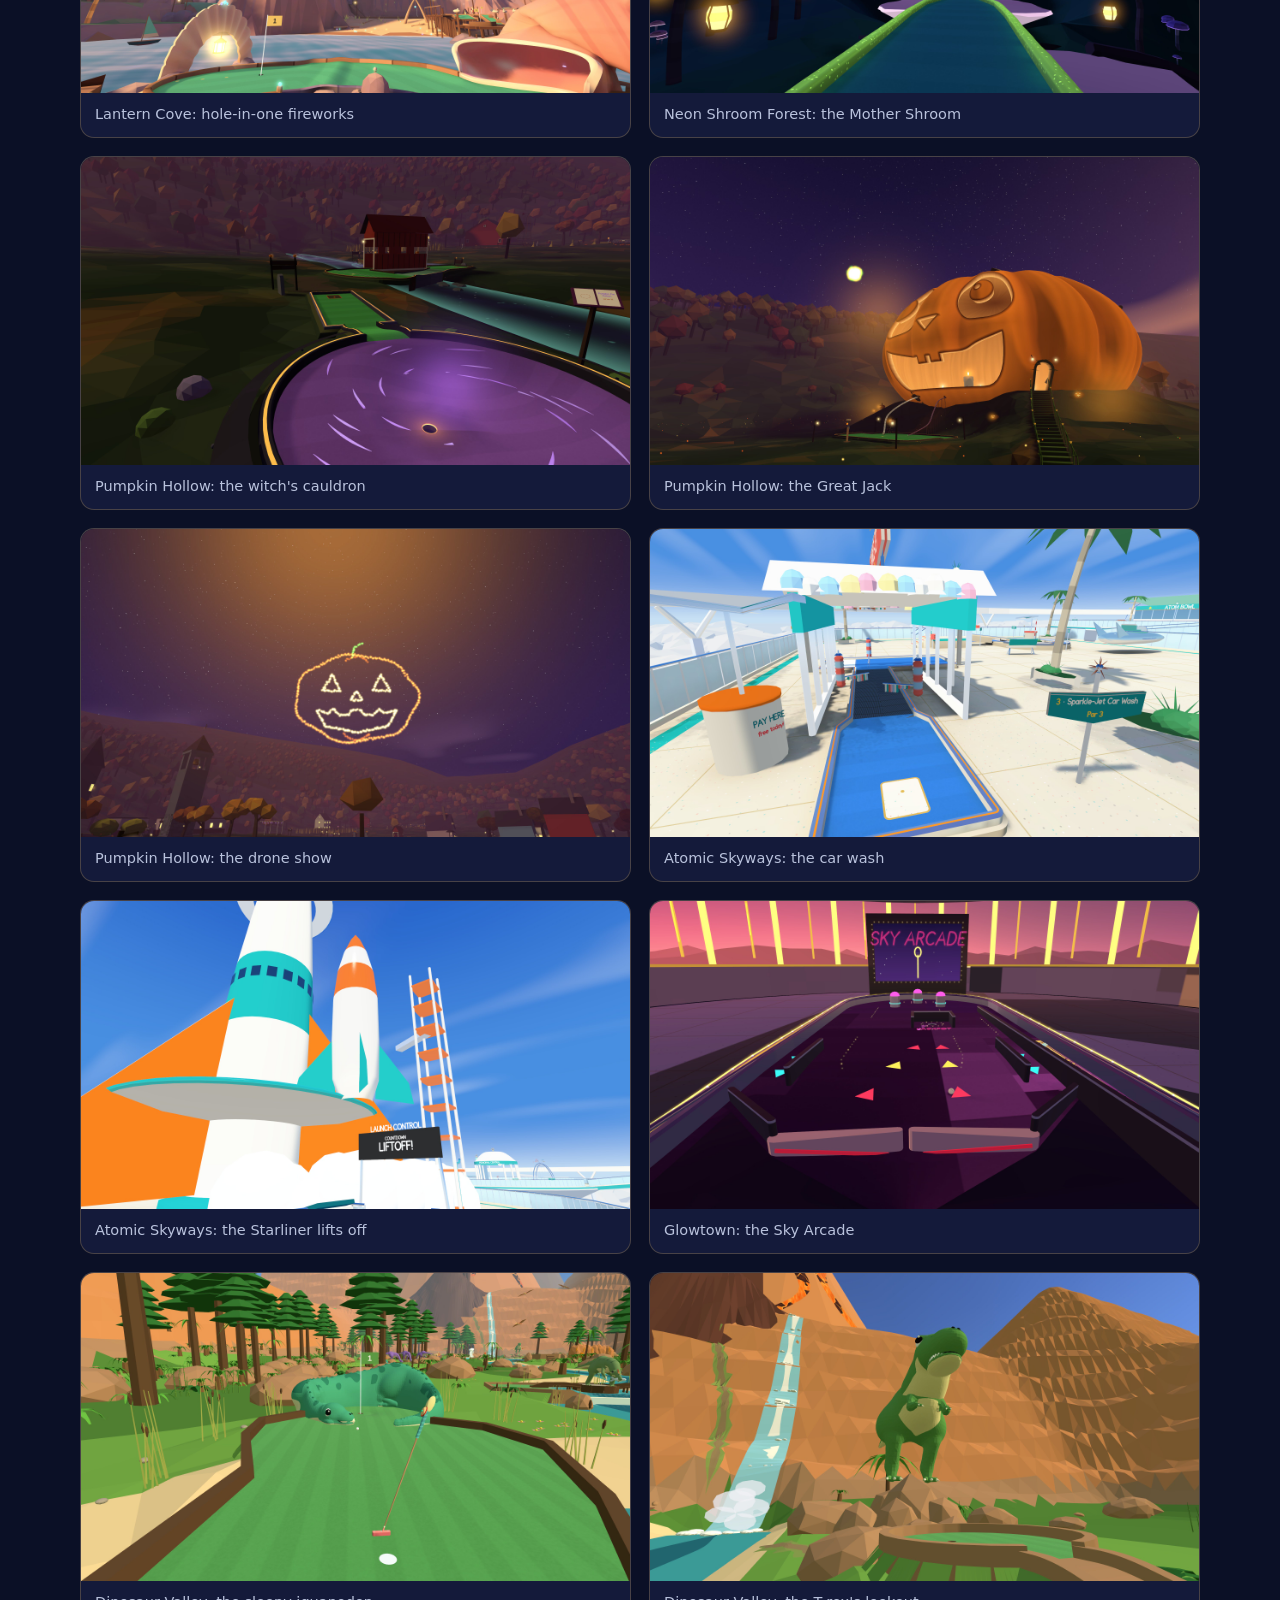
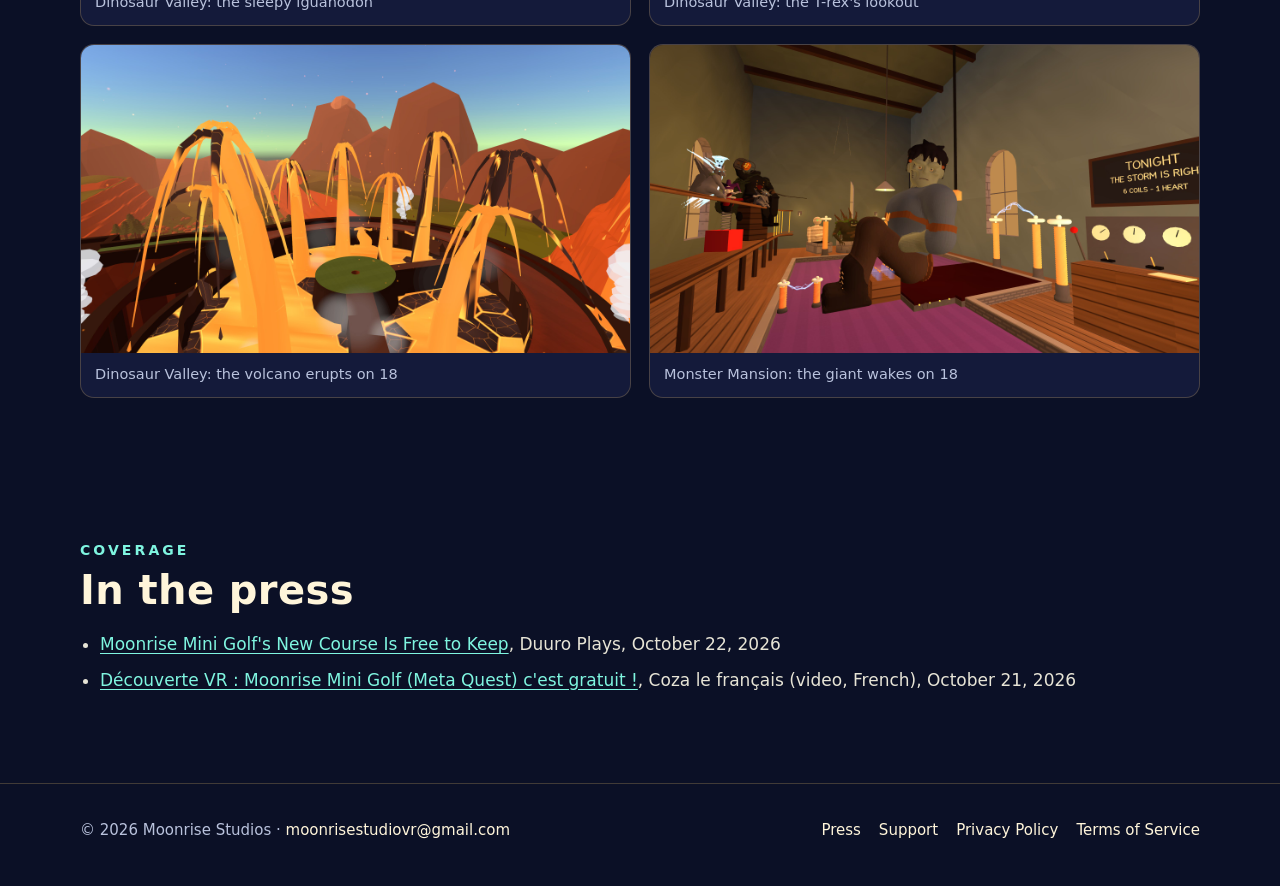
<file: press.html>
<!doctype html>
<html lang="en">
<head>
  <meta charset="utf-8">
  <meta name="viewport" content="width=device-width, initial-scale=1">
  <title>Press kit · Moonrise Mini Golf</title>
  <meta name="description" content="Press kit for Moonrise Mini Golf, free VR mini golf for Meta Quest: facts, description, trailer, logos and full-size screenshots, free to use in coverage.">
  <link rel="canonical" href="https://dreamscale123.github.io/moonrise-mini-golf-site/press.html">
  <meta property="og:type" content="website">
  <meta property="og:site_name" content="Moonrise Mini Golf">
  <meta property="og:title" content="Moonrise Mini Golf press kit">
  <meta property="og:description" content="Facts, trailer, logos and full-size screenshots for coverage of Moonrise Mini Golf, free VR mini golf for Meta Quest.">
  <meta property="og:url" content="https://dreamscale123.github.io/moonrise-mini-golf-site/press.html">
  <meta property="og:image" content="https://dreamscale123.github.io/moonrise-mini-golf-site/assets/og-image.jpg">
  <meta property="og:image:width" content="1200">
  <meta property="og:image:height" content="630">
  <meta name="twitter:card" content="summary_large_image">
  <meta name="theme-color" content="#0b1026">
  <link rel="icon" href="assets/favicon.png">
  <link rel="apple-touch-icon" href="assets/icon-180.png">
  <link rel="stylesheet" href="assets/site.css">
</head>
<body>
  <nav class="nav" aria-label="Main">
    <div class="wrap">
      <a class="brand" href="index.html"><img src="assets/mark-128.png" alt=""><span>Moonrise Mini Golf</span></a>
      <ul>
        <li><a class="link" href="index.html#courses">Courses</a></li>
        <li><a class="link" href="story.html">Our story</a></li>
        <li><a class="link" href="press.html">Press</a></li>
        <li><a class="link" href="support.html">Support</a></li>
      </ul>
    </div>
  </nav>

  <main>
    <header class="doc-head">
      <div class="wrap">
        <h1><span class="eyebrow">Press kit</span>Moonrise Mini Golf</h1>
        <p class="lead">Free VR mini golf with friends for Meta Quest. Everything on this page is free to use in coverage, videos and streams. For clips, interviews or anything else, write to <a href="mailto:moonrisestudiovr@gmail.com">moonrisestudiovr@gmail.com</a>.</p>
        <div class="buttons" style="justify-content:flex-start;margin-top:20px">
          <a class="btn" href="https://vr.meta.me/s/212g9W8agUth2ZL">Store page</a>
          <a class="btn ghost" href="https://www.youtube.com/watch?v=6hmhTRCHols">Watch the trailer</a>
          <a class="btn ghost" href="#images">Logos and screenshots</a>
        </div>
      </div>
    </header>

    <section id="facts">
      <div class="wrap press-grid">
        <div>
          <h2><span class="eyebrow">Fact sheet</span>At a glance</h2>
          <dl class="facts">
            <dt>Developer and publisher</dt><dd>Moonrise Studios</dd>
            <dt>Released</dt><dd>September 30, 2026, on the Meta Horizon Store</dd>
            <dt>Platforms</dt><dd>Meta Quest 2, Quest 3 and Quest 3S</dd>
            <dt>Price</dt><dd>Free to play: four 18-hole courses (72 holes), bowling, ping pong and pinball. Three add-on courses: Glowtown ($3.99), Dinosaur Valley (free to play through November 1, and every round finished by then keeps it; $3.99 after) and Monster Mansion (new; free to play through November 8, and every round finished by then keeps it; $3.99 after).</dd>
            <dt>Players</dt><dd>1 to 4: solo, or private online games with friends (join code or Meta invite), with voice chat</dd>
            <dt>Rating</dt><dd>Everyone</dd>
            <dt>Language</dt><dd>English</dd>
            <dt>Store</dt><dd><a href="https://vr.meta.me/s/212g9W8agUth2ZL">Meta Horizon Store</a></dd>
            <dt>Trailer</dt><dd><a href="https://www.youtube.com/watch?v=6hmhTRCHols">YouTube</a></dd>
            <dt>Contact</dt><dd><a href="mailto:moonrisestudiovr@gmail.com">moonrisestudiovr@gmail.com</a></dd>
          </dl>
        </div>
        <div>
          <h2><span class="eyebrow">About the game</span>Description</h2>
          <p>Start at the Moonrise Clubhouse, a lantern-lit terrace over a twilight sea, and step through a portal to one of seven 18-hole courses, or stay for ping pong, bowling or pinball. Four courses are free to play; Glowtown, Dinosaur Valley and Monster Mansion are add-ons.</p>
          <ul class="press-list">
            <li><strong>Lantern Cove:</strong> golden hour by the sea. Bank off a giant conch, putt along stilt-village boardwalks and finish under the lighthouse.</li>
            <li><strong>Neon Shroom Forest:</strong> a glowing night. Roll through root tunnels, down a log flume and up the towering Mother Shroom.</li>
            <li><strong>Pumpkin Hollow:</strong> a cozy Halloween night. Trick-or-treat at the five doors of Hollow Lane, putt into a witch's cauldron and finish inside the Great Jack as lantern drones light the sky.</li>
            <li><strong>Atomic Skyways:</strong> the sunny city of tomorrow. Putt through the Sparkle-Jet Car Wash and into the Stardome, then watch the Starliner lift off on 18.</li>
            <li><strong>Glowtown (add-on):</strong> a neon showbiz city at night. Work the flippers on a sky-arcade pinball table and drop off the top of the tower.</li>
            <li><strong>Dinosaur Valley (add-on):</strong> a green river valley on a prehistoric morning, full of friendly dinosaurs. Thread the sleepy iguanodon, ride the geysers and the mud luge, and finish on the volcano as it erupts. Free to play through November 1, and every round finished by then keeps it.</li>
            <li><strong>Monster Mansion (add-on, new):</strong> a haunted house on a stormy night. Dodge the lagoon creature's swats and wake the giant in the tower with your last putt. Free to play through November 8, and every round finished by then keeps it.</li>
            <li><strong>Clubhouse games:</strong> ping pong against Ollie the otter, bowling at sunset on a pier over the sea, and Atomic Moonshot pinball.</li>
          </ul>
          <p>A new daily challenge waits in the clubhouse every day, from Closest to the Pin to Ace Hunt: three tries, your best counts, and streaks for the days in a row. The ball is simulated 360 times a second, the putter fits your grip, and scores live on a wrist watch. Teleport or walk, play seated or standing, left- or right-handed.</p>
        </div>
      </div>
    </section>

    <section id="images">
      <div class="wrap">
        <h2><span class="eyebrow">Free to use</span>Logos and screenshots</h2>
        <p class="lead">Every screenshot is 2560x1440, taken in the game engine from the real game. Click one for the full-size file.</p>
        <div class="gallery logos">
          <figure><a href="assets/press/moonrise-mini-golf-logo.png"><img loading="lazy" src="assets/press/moonrise-mini-golf-logo.png" alt="The Moonrise Mini Golf logo"></a><figcaption>Logo, transparent PNG, 2712x1438</figcaption></figure>
          <figure><a href="assets/press/moonrise-mini-golf-icon.png"><img loading="lazy" src="assets/press/moonrise-mini-golf-icon.png" alt="The game's icon: a golf-ball moon"></a><figcaption>Icon, 512x512 &middot; <a href="assets/press/moonrise-mini-golf-mark.png">mark, transparent</a></figcaption></figure>
        </div>
        <div class="gallery">
          <figure><a href="assets/press/moonrise-mini-golf-cover.jpg"><img loading="lazy" src="assets/press/moonrise-mini-golf-cover.jpg" alt="Cover art: a golf-ball moon rising over the sea behind the Moonrise Mini Golf logo"></a><figcaption>Cover art</figcaption></figure>
          <figure><a href="assets/press/clubhouse-portals.jpg"><img loading="lazy" src="assets/press/clubhouse-portals.jpg" alt="Four stone arches on the clubhouse terrace, each with a miniature of its course"></a><figcaption>The clubhouse portals</figcaption></figure>
          <figure><a href="assets/press/clubhouse-daily-challenge.jpg"><img loading="lazy" src="assets/press/clubhouse-daily-challenge.jpg" alt="The daily challenge board in the clubhouse"></a><figcaption>The daily challenge</figcaption></figure>
          <figure><a href="assets/press/lantern-cove-giant-conch.jpg"><img loading="lazy" src="assets/press/lantern-cove-giant-conch.jpg" alt="A golf ball rides the rail past a giant conch shell"></a><figcaption>Lantern Cove: the giant conch</figcaption></figure>
          <figure><a href="assets/press/lantern-cove-hole-in-one-fireworks.jpg"><img loading="lazy" src="assets/press/lantern-cove-hole-in-one-fireworks.jpg" alt="Fireworks over the cove and lighthouse after a hole-in-one"></a><figcaption>Lantern Cove: hole-in-one fireworks</figcaption></figure>
          <figure><a href="assets/press/neon-shroom-forest-mother-shroom.jpg"><img loading="lazy" src="assets/press/neon-shroom-forest-mother-shroom.jpg" alt="A glowing green leading to the giant Mother Shroom under a full moon"></a><figcaption>Neon Shroom Forest: the Mother Shroom</figcaption></figure>
          <figure><a href="assets/press/pumpkin-hollow-witchs-cauldron.jpg"><img loading="lazy" src="assets/press/pumpkin-hollow-witchs-cauldron.jpg" alt="A green ending at a swirling purple cauldron"></a><figcaption>Pumpkin Hollow: the witch's cauldron</figcaption></figure>
          <figure><a href="assets/press/pumpkin-hollow-great-jack.jpg"><img loading="lazy" src="assets/press/pumpkin-hollow-great-jack.jpg" alt="The Great Jack, a giant jack-o'-lantern, blazing under the moon"></a><figcaption>Pumpkin Hollow: the Great Jack</figcaption></figure>
          <figure><a href="assets/press/pumpkin-hollow-drone-show.jpg"><img loading="lazy" src="assets/press/pumpkin-hollow-drone-show.jpg" alt="Lantern drones drawing a jack-o'-lantern in the night sky"></a><figcaption>Pumpkin Hollow: the drone show</figcaption></figure>
          <figure><a href="assets/press/atomic-skyways-car-wash.jpg"><img loading="lazy" src="assets/press/atomic-skyways-car-wash.jpg" alt="A green running into a car wash with pastel brushes on a sunny rooftop"></a><figcaption>Atomic Skyways: the car wash</figcaption></figure>
          <figure><a href="assets/press/atomic-skyways-starliner-liftoff.jpg"><img loading="lazy" src="assets/press/atomic-skyways-starliner-liftoff.jpg" alt="The Starliner rocket lifting off over the sky city"></a><figcaption>Atomic Skyways: the Starliner lifts off</figcaption></figure>
          <figure><a href="assets/press/glowtown-sky-arcade.jpg"><img loading="lazy" src="assets/press/glowtown-sky-arcade.jpg" alt="A pinball-table green with flippers under the Sky Arcade's neon sign"></a><figcaption>Glowtown: the Sky Arcade</figcaption></figure>
          <figure><a href="assets/press/dinosaur-valley-sleepy-iguanodon.jpg"><img loading="lazy" src="assets/press/dinosaur-valley-sleepy-iguanodon.jpg" alt="A putt past a sleepy iguanodon lying across the green"></a><figcaption>Dinosaur Valley: the sleepy iguanodon</figcaption></figure>
          <figure><a href="assets/press/dinosaur-valley-trex-lookout.jpg"><img loading="lazy" src="assets/press/dinosaur-valley-trex-lookout.jpg" alt="A T-rex on his rocky lookout above the course"></a><figcaption>Dinosaur Valley: the T-rex's lookout</figcaption></figure>
          <figure><a href="assets/press/dinosaur-valley-volcano-erupting.jpg"><img loading="lazy" src="assets/press/dinosaur-valley-volcano-erupting.jpg" alt="The volcano erupting around the island green in its crater"></a><figcaption>Dinosaur Valley: the volcano erupts on 18</figcaption></figure>
          <figure><a href="assets/press/monster-mansion-the-waking.jpg"><img loading="lazy" src="assets/press/monster-mansion-the-waking.jpg" alt="A giant sitting up on a table in a tower room while sparks jump between tall coils"></a><figcaption>Monster Mansion: the giant wakes on 18</figcaption></figure>
        </div>
      </div>
    </section>

    <section id="coverage">
      <div class="wrap">
        <h2><span class="eyebrow">Coverage</span>In the press</h2>
        <ul class="press-list">
          <li><a href="https://duuro.net/blog/moonrise-mini-golf-dinosaur-valley-free-to-keep">Moonrise Mini Golf's New Course Is Free to Keep</a>, Duuro Plays, October 22, 2026</li>
          <li><a href="https://www.youtube.com/watch?v=3sCAmWdDG3M">Découverte VR : Moonrise Mini Golf (Meta Quest) c'est gratuit !</a>, Coza le français (video, French), October 21, 2026</li>
        </ul>
      </div>
    </section>
  </main>

  <footer>
    <div class="wrap">
      <div>&copy; 2026 Moonrise Studios &middot; <a href="mailto:moonrisestudiovr@gmail.com">moonrisestudiovr@gmail.com</a></div>
      <nav aria-label="Legal"><a href="press.html">Press</a><a href="support.html">Support</a><a href="privacy.html">Privacy Policy</a><a href="terms.html">Terms of Service</a></nav>
    </div>
  </footer>
</body>
</html>
</file>
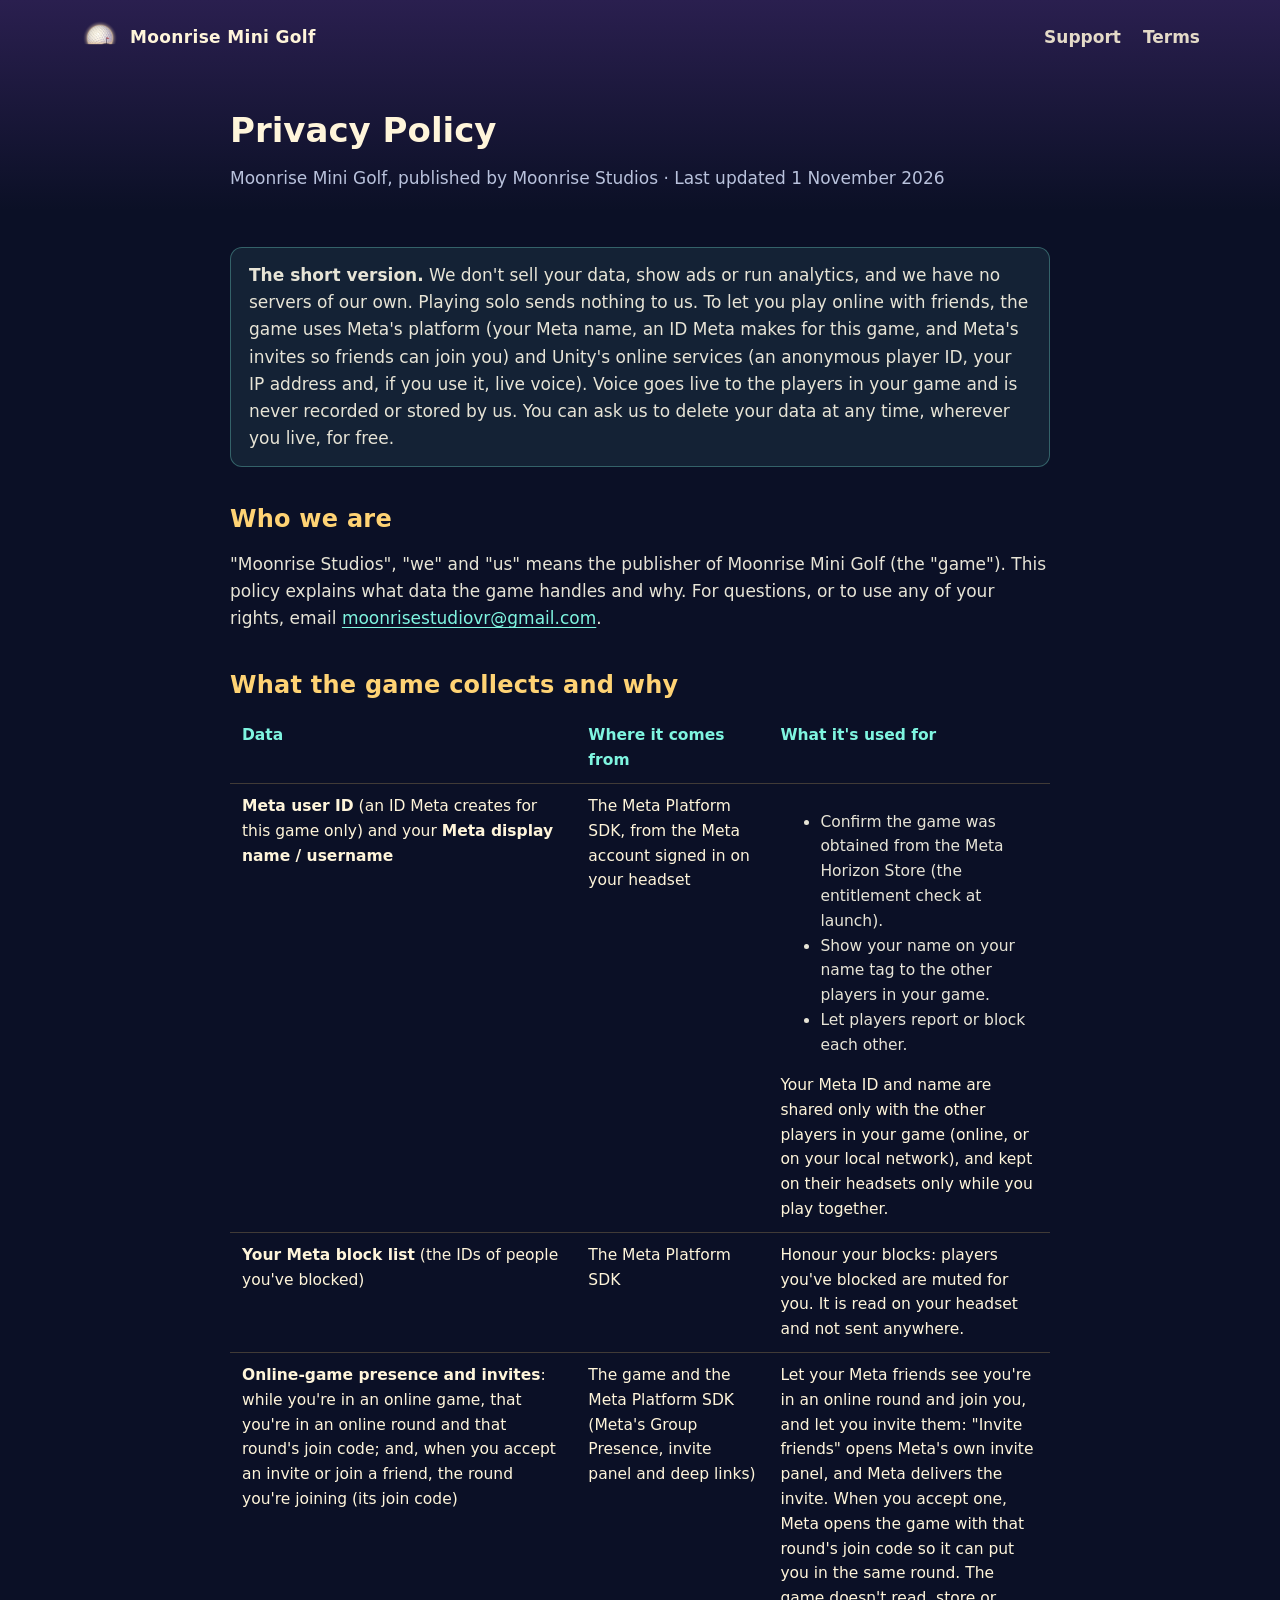
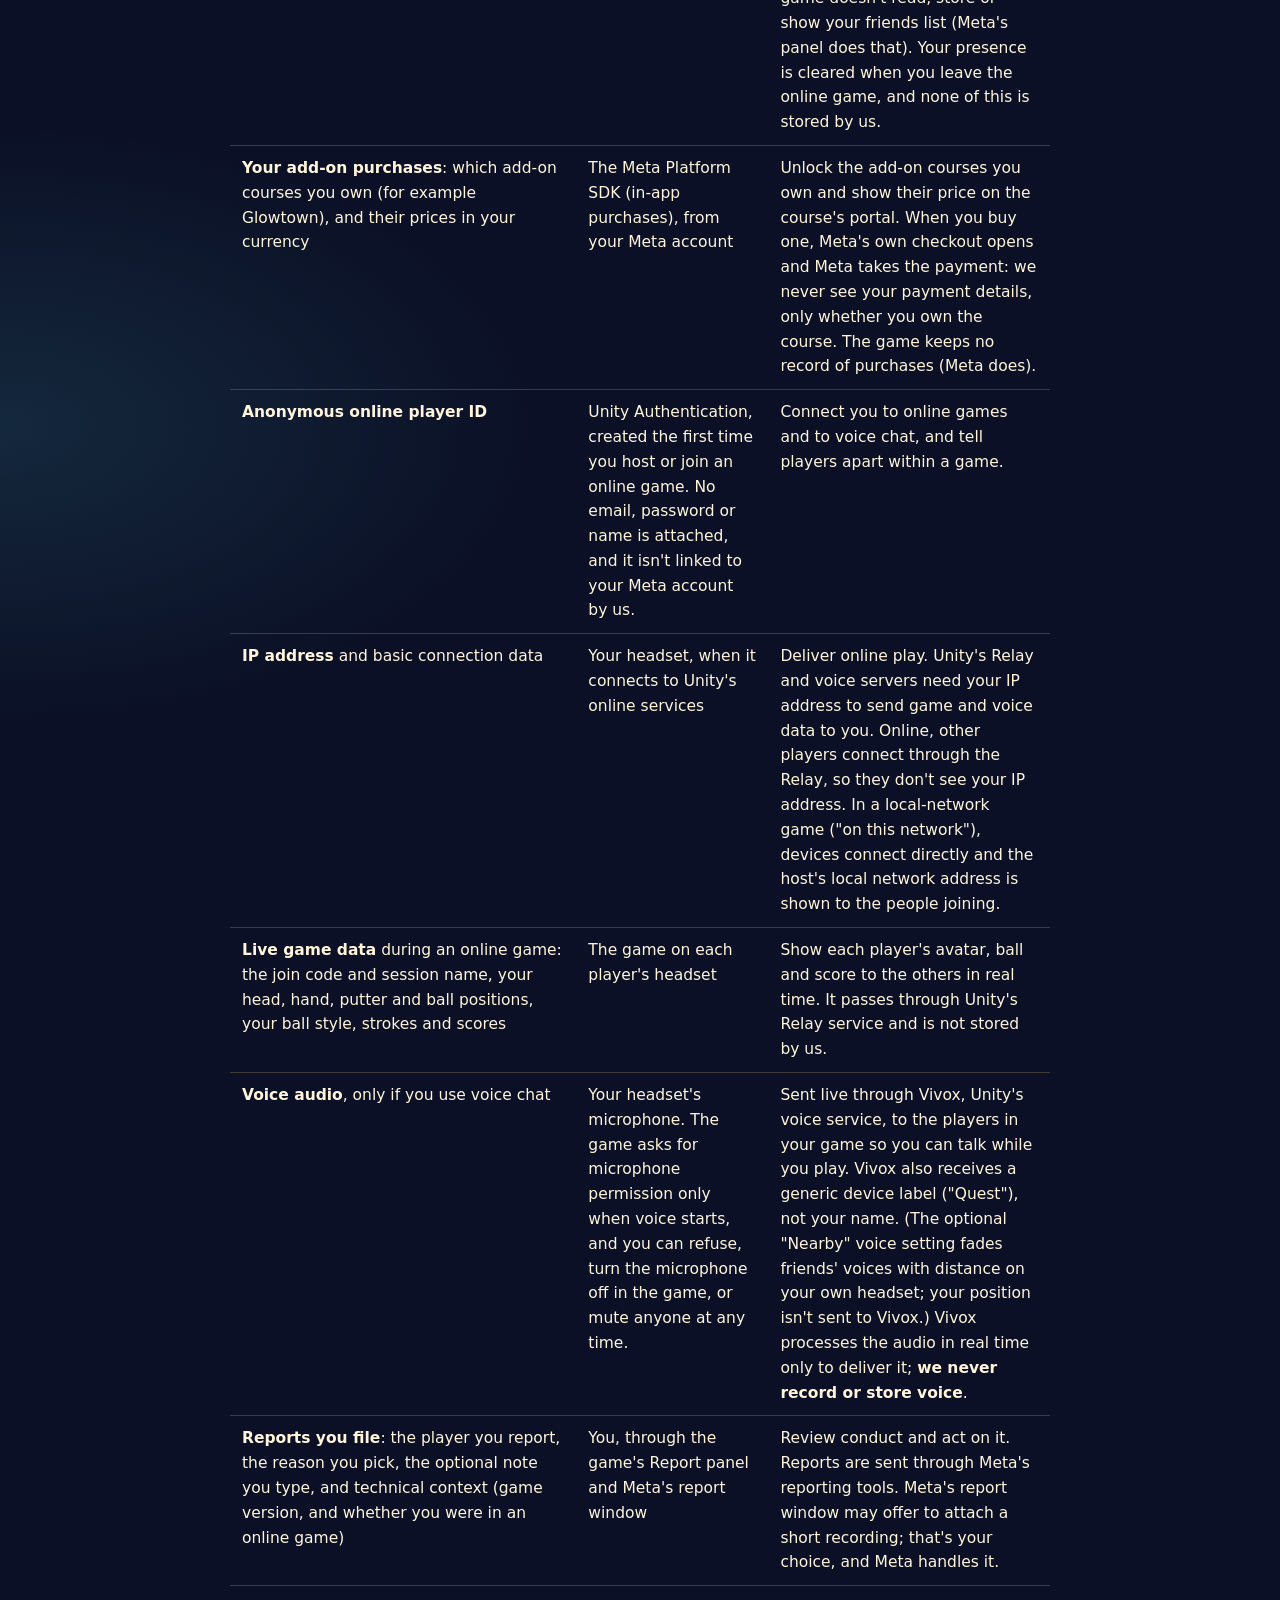
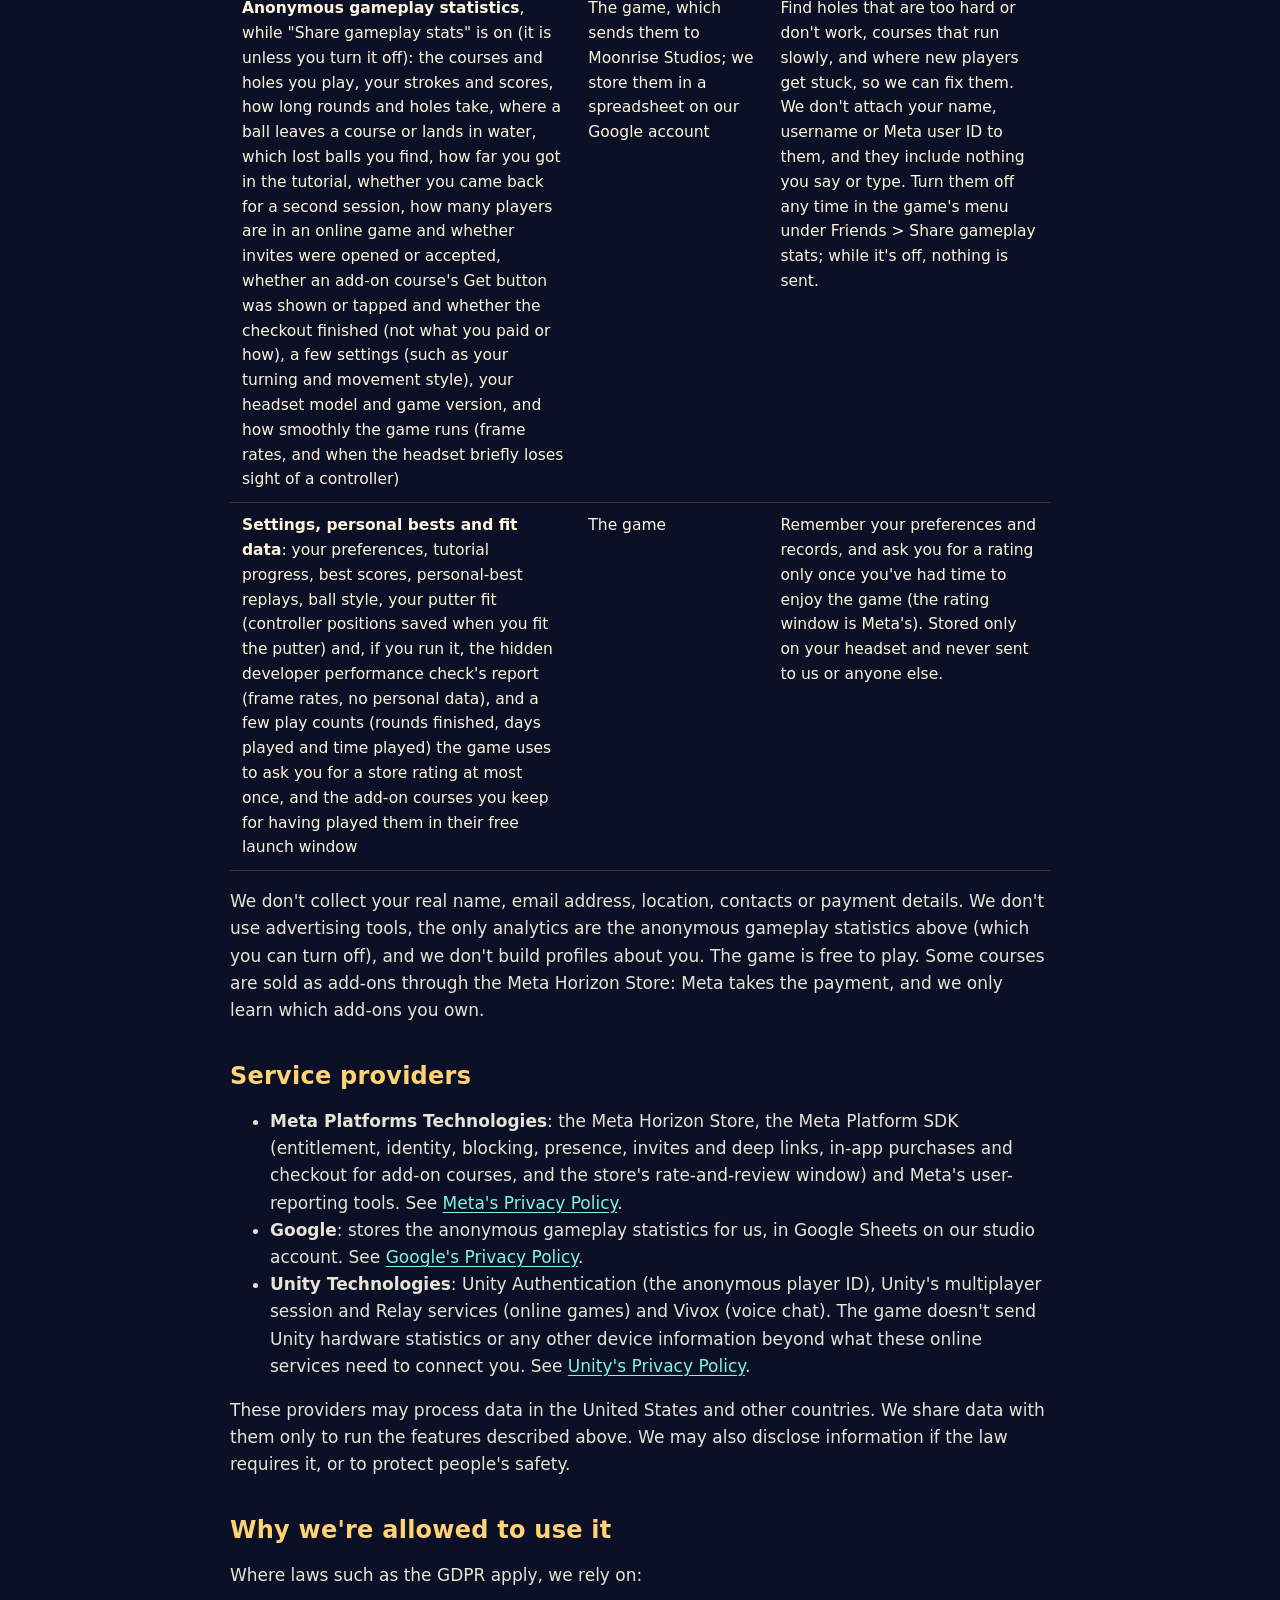
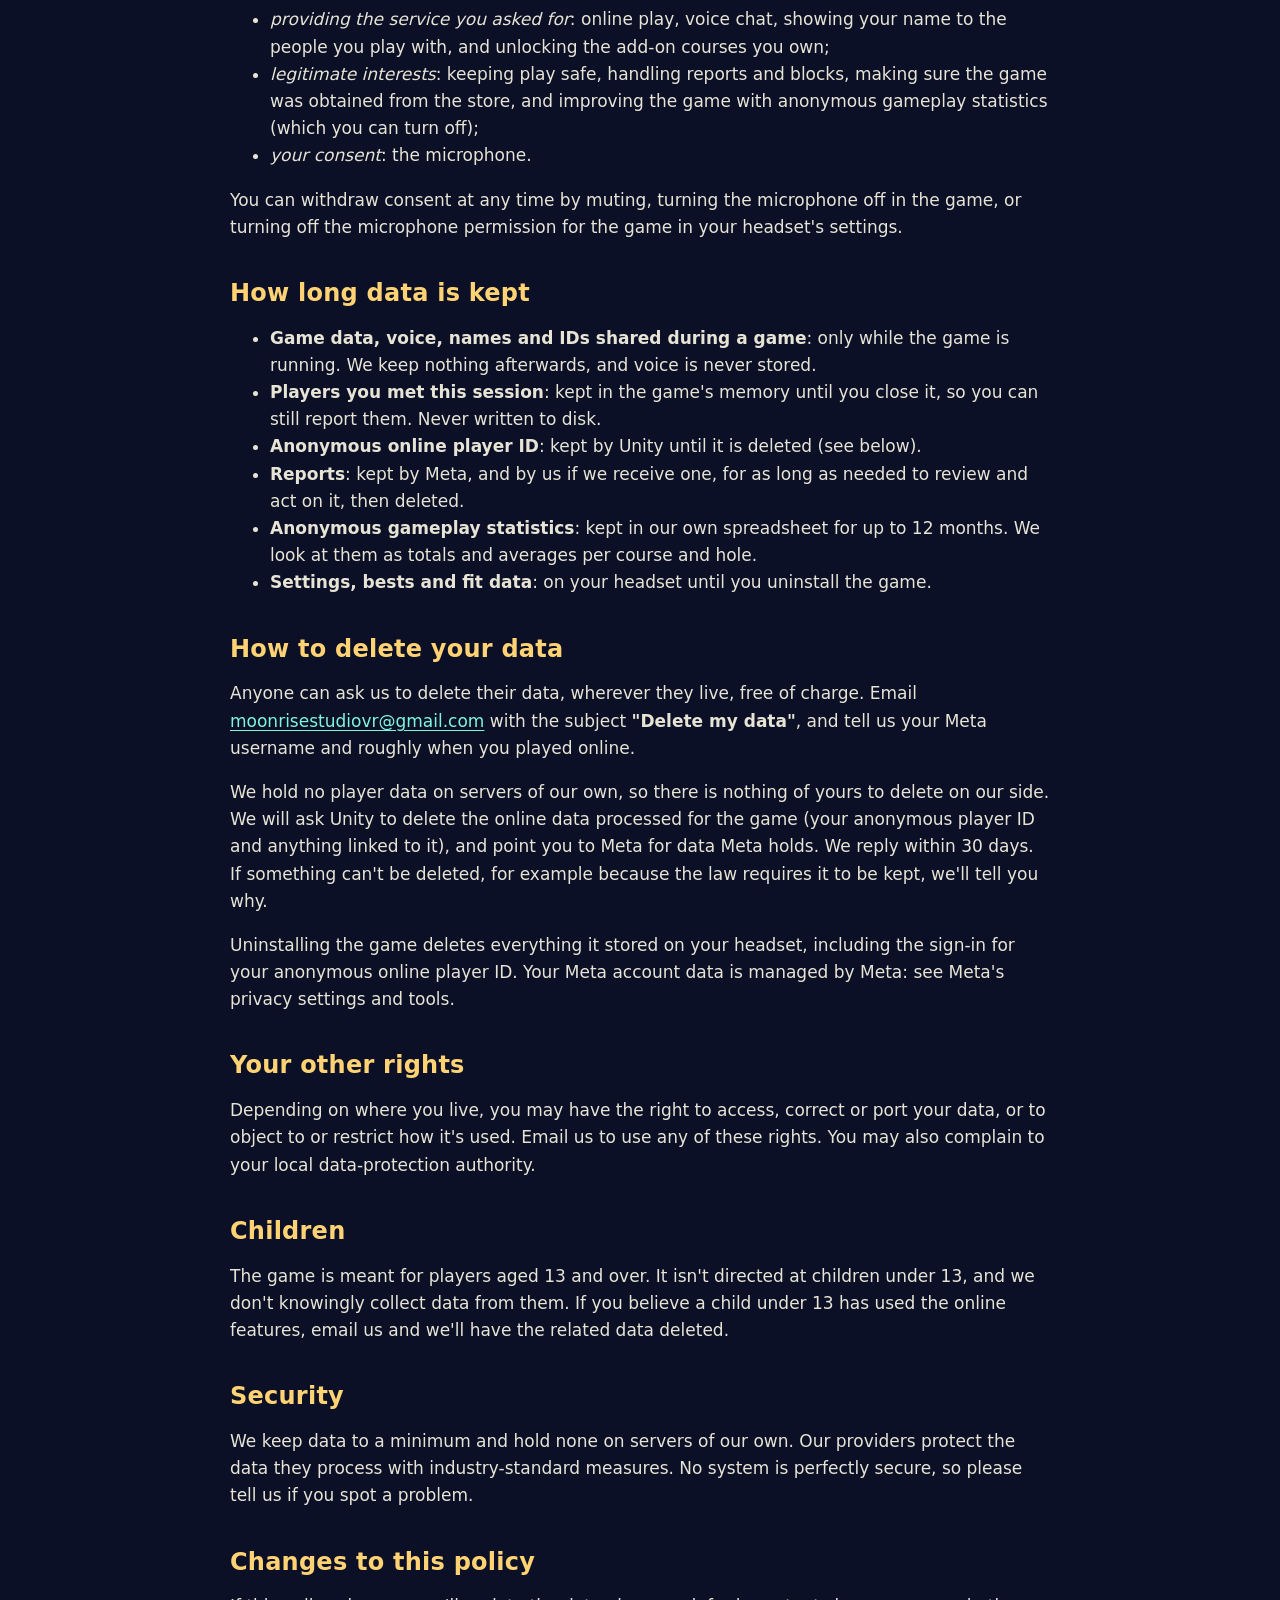
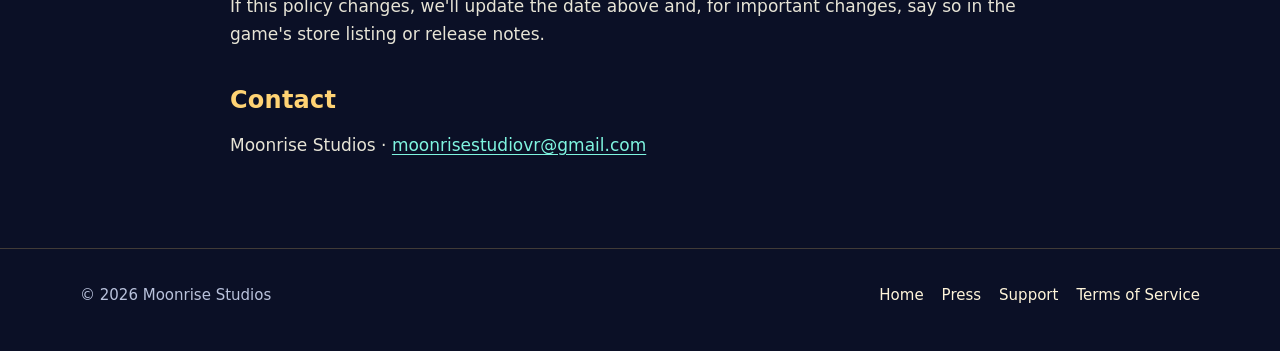
<file: privacy.html>
<!doctype html>
<html lang="en">
<head>
  <meta charset="utf-8">
  <meta name="viewport" content="width=device-width, initial-scale=1">
  <title>Privacy Policy · Moonrise Mini Golf</title>
  <meta name="description" content="How Moonrise Mini Golf handles your data: what is collected, why, who processes it, how long it is kept, and how to have it deleted.">
  <meta name="theme-color" content="#0b1026">
  <link rel="icon" href="assets/favicon.png">
  <link rel="apple-touch-icon" href="assets/icon-180.png">
  <link rel="stylesheet" href="assets/site.css">
</head>
<body>
  <nav class="nav" aria-label="Main">
    <div class="wrap">
      <a class="brand" href="index.html"><img src="assets/mark-128.png" alt=""><span>Moonrise Mini Golf</span></a>
      <ul>
        <li><a class="link" href="support.html">Support</a></li>
        <li><a class="link" href="terms.html">Terms</a></li>
      </ul>
    </div>
  </nav>

  <header class="doc-head">
    <div class="wrap" style="max-width:820px">
      <h1>Privacy Policy</h1>
      <p>Moonrise Mini Golf, published by Moonrise Studios · Last updated 1 November 2026</p>
    </div>
  </header>

  <main class="doc">
    <div class="wrap">
      <p class="note"><strong>The short version.</strong> We don't sell your data, show ads or run analytics, and we have no servers of our own. Playing solo sends nothing to us. To let you play online with friends, the game uses Meta's platform (your Meta name, an ID Meta makes for this game, and Meta's invites so friends can join you) and Unity's online services (an anonymous player ID, your IP address and, if you use it, live voice). Voice goes live to the players in your game and is never recorded or stored by us. You can ask us to delete your data at any time, wherever you live, for free.</p>

      <h2>Who we are</h2>
      <p>"Moonrise Studios", "we" and "us" means the publisher of Moonrise Mini Golf (the "game"). This policy explains what data the game handles and why. For questions, or to use any of your rights, email <a href="mailto:moonrisestudiovr@gmail.com">moonrisestudiovr@gmail.com</a>.</p>

      <h2>What the game collects and why</h2>
      <table>
        <thead><tr><th>Data</th><th>Where it comes from</th><th>What it's used for</th></tr></thead>
        <tbody>
          <tr>
            <td><strong>Meta user ID</strong> (an ID Meta creates for this game only) and your <strong>Meta display name / username</strong></td>
            <td>The Meta Platform SDK, from the Meta account signed in on your headset</td>
            <td>
              <ul>
                <li>Confirm the game was obtained from the Meta Horizon Store (the entitlement check at launch).</li>
                <li>Show your name on your name tag to the other players in your game.</li>
                <li>Let players report or block each other.</li>
              </ul>
              Your Meta ID and name are shared only with the other players in your game (online, or on your local network), and kept on their headsets only while you play together.
            </td>
          </tr>
          <tr>
            <td><strong>Your Meta block list</strong> (the IDs of people you've blocked)</td>
            <td>The Meta Platform SDK</td>
            <td>Honour your blocks: players you've blocked are muted for you. It is read on your headset and not sent anywhere.</td>
          </tr>
          <tr>
            <td><strong>Online-game presence and invites</strong>: while you're in an online game, that you're in an online round and that round's join code; and, when you accept an invite or join a friend, the round you're joining (its join code)</td>
            <td>The game and the Meta Platform SDK (Meta's Group Presence, invite panel and deep links)</td>
            <td>
              Let your Meta friends see you're in an online round and join you, and let you invite them: "Invite friends" opens Meta's own invite panel, and Meta delivers the invite. When you accept one, Meta opens the game with that round's join code so it can put you in the same round.
              The game doesn't read, store or show your friends list (Meta's panel does that). Your presence is cleared when you leave the online game, and none of this is stored by us.
            </td>
          </tr>
          <tr>
            <td><strong>Your add-on purchases</strong>: which add-on courses you own (for example Glowtown), and their prices in your currency</td>
            <td>The Meta Platform SDK (in-app purchases), from your Meta account</td>
            <td>Unlock the add-on courses you own and show their price on the course's portal. When you buy one, Meta's own checkout opens and Meta takes the payment: we never see your payment details, only whether you own the course. The game keeps no record of purchases (Meta does).</td>
          </tr>
          <tr>
            <td><strong>Anonymous online player ID</strong></td>
            <td>Unity Authentication, created the first time you host or join an online game. No email, password or name is attached, and it isn't linked to your Meta account by us.</td>
            <td>Connect you to online games and to voice chat, and tell players apart within a game.</td>
          </tr>
          <tr>
            <td><strong>IP address</strong> and basic connection data</td>
            <td>Your headset, when it connects to Unity's online services</td>
            <td>
              Deliver online play. Unity's Relay and voice servers need your IP address to send game and voice data to you. Online, other players connect through the Relay, so they don't see your IP address.
              In a local-network game ("on this network"), devices connect directly and the host's local network address is shown to the people joining.
            </td>
          </tr>
          <tr>
            <td><strong>Live game data</strong> during an online game: the join code and session name, your head, hand, putter and ball positions, your ball style, strokes and scores</td>
            <td>The game on each player's headset</td>
            <td>Show each player's avatar, ball and score to the others in real time. It passes through Unity's Relay service and is not stored by us.</td>
          </tr>
          <tr>
            <td><strong>Voice audio</strong>, only if you use voice chat</td>
            <td>Your headset's microphone. The game asks for microphone permission only when voice starts, and you can refuse, turn the microphone off in the game, or mute anyone at any time.</td>
            <td>
              Sent live through Vivox, Unity's voice service, to the players in your game so you can talk while you play. Vivox also receives a generic device label ("Quest"), not your name. (The optional "Nearby" voice setting fades friends' voices with distance on your own headset; your position isn't sent to Vivox.)
              Vivox processes the audio in real time only to deliver it; <strong>we never record or store voice</strong>.
            </td>
          </tr>
          <tr>
            <td><strong>Reports you file</strong>: the player you report, the reason you pick, the optional note you type, and technical context (game version, and whether you were in an online game)</td>
            <td>You, through the game's Report panel and Meta's report window</td>
            <td>Review conduct and act on it. Reports are sent through Meta's reporting tools. Meta's report window may offer to attach a short recording; that's your choice, and Meta handles it.</td>
          </tr>
          <tr>
            <td><strong>Anonymous gameplay statistics</strong>, while "Share gameplay stats" is on (it is unless you turn it off): the courses and holes you play, your strokes and scores, how long rounds and holes take, where a ball leaves a course or lands in water, which lost balls you find, how far you got in the tutorial, whether you came back for a second session, how many players are in an online game and whether invites were opened or accepted, whether an add-on course's Get button was shown or tapped and whether the checkout finished (not what you paid or how), a few settings (such as your turning and movement style), your headset model and game version, and how smoothly the game runs (frame rates, and when the headset briefly loses sight of a controller)</td>
            <td>The game, which sends them to Moonrise Studios; we store them in a spreadsheet on our Google account</td>
            <td>Find holes that are too hard or don't work, courses that run slowly, and where new players get stuck, so we can fix them. We don't attach your name, username or Meta user ID to them, and they include nothing you say or type. Turn them off any time in the game's menu under Friends &gt; Share gameplay stats; while it's off, nothing is sent.</td>
          </tr>
          <tr>
            <td><strong>Settings, personal bests and fit data</strong>: your preferences, tutorial progress, best scores, personal-best replays, ball style, your putter fit (controller positions saved when you fit the putter) and, if you run it, the hidden developer performance check's report (frame rates, no personal data), and a few play counts (rounds finished, days played and time played) the game uses to ask you for a store rating at most once, and the add-on courses you keep for having played them in their free launch window</td>
            <td>The game</td>
            <td>Remember your preferences and records, and ask you for a rating only once you've had time to enjoy the game (the rating window is Meta's). Stored only on your headset and never sent to us or anyone else.</td>
          </tr>
        </tbody>
      </table>
      <p>We don't collect your real name, email address, location, contacts or payment details. We don't use advertising tools, the only analytics are the anonymous gameplay statistics above (which you can turn off), and we don't build profiles about you. The game is free to play. Some courses are sold as add-ons through the Meta Horizon Store: Meta takes the payment, and we only learn which add-ons you own.</p>

      <h2>Service providers</h2>
      <ul>
        <li><strong>Meta Platforms Technologies</strong>: the Meta Horizon Store, the Meta Platform SDK (entitlement, identity, blocking, presence, invites and deep links, in-app purchases and checkout for add-on courses, and the store's rate-and-review window) and Meta's user-reporting tools. See <a href="https://www.meta.com/legal/privacy-policy/">Meta's Privacy Policy</a>.</li>
        <li><strong>Google</strong>: stores the anonymous gameplay statistics for us, in Google Sheets on our studio account. See <a href="https://policies.google.com/privacy">Google's Privacy Policy</a>.</li>
        <li><strong>Unity Technologies</strong>: Unity Authentication (the anonymous player ID), Unity's multiplayer session and Relay services (online games) and Vivox (voice chat). The game doesn't send Unity hardware statistics or any other device information beyond what these online services need to connect you. See <a href="https://unity.com/legal/privacy-policy">Unity's Privacy Policy</a>.</li>
      </ul>
      <p>These providers may process data in the United States and other countries. We share data with them only to run the features described above. We may also disclose information if the law requires it, or to protect people's safety.</p>

      <h2>Why we're allowed to use it</h2>
      <p>Where laws such as the GDPR apply, we rely on:</p>
      <ul>
        <li><em>providing the service you asked for</em>: online play, voice chat, showing your name to the people you play with, and unlocking the add-on courses you own;</li>
        <li><em>legitimate interests</em>: keeping play safe, handling reports and blocks, making sure the game was obtained from the store, and improving the game with anonymous gameplay statistics (which you can turn off);</li>
        <li><em>your consent</em>: the microphone.</li>
      </ul>
      <p>You can withdraw consent at any time by muting, turning the microphone off in the game, or turning off the microphone permission for the game in your headset's settings.</p>

      <h2>How long data is kept</h2>
      <ul>
        <li><strong>Game data, voice, names and IDs shared during a game</strong>: only while the game is running. We keep nothing afterwards, and voice is never stored.</li>
        <li><strong>Players you met this session</strong>: kept in the game's memory until you close it, so you can still report them. Never written to disk.</li>
        <li><strong>Anonymous online player ID</strong>: kept by Unity until it is deleted (see below).</li>
        <li><strong>Reports</strong>: kept by Meta, and by us if we receive one, for as long as needed to review and act on it, then deleted.</li>
        <li><strong>Anonymous gameplay statistics</strong>: kept in our own spreadsheet for up to 12 months. We look at them as totals and averages per course and hole.</li>
        <li><strong>Settings, bests and fit data</strong>: on your headset until you uninstall the game.</li>
      </ul>

      <h2>How to delete your data</h2>
      <p>Anyone can ask us to delete their data, wherever they live, free of charge. Email <a href="mailto:moonrisestudiovr@gmail.com">moonrisestudiovr@gmail.com</a> with the subject <strong>"Delete my data"</strong>, and tell us your Meta username and roughly when you played online.</p>
      <p>We hold no player data on servers of our own, so there is nothing of yours to delete on our side. We will ask Unity to delete the online data processed for the game (your anonymous player ID and anything linked to it), and point you to Meta for data Meta holds. We reply within 30 days. If something can't be deleted, for example because the law requires it to be kept, we'll tell you why.</p>
      <p>Uninstalling the game deletes everything it stored on your headset, including the sign-in for your anonymous online player ID. Your Meta account data is managed by Meta: see Meta's privacy settings and tools.</p>

      <h2>Your other rights</h2>
      <p>Depending on where you live, you may have the right to access, correct or port your data, or to object to or restrict how it's used. Email us to use any of these rights. You may also complain to your local data-protection authority.</p>

      <h2>Children</h2>
      <p>The game is meant for players aged 13 and over. It isn't directed at children under 13, and we don't knowingly collect data from them. If you believe a child under 13 has used the online features, email us and we'll have the related data deleted.</p>

      <h2>Security</h2>
      <p>We keep data to a minimum and hold none on servers of our own. Our providers protect the data they process with industry-standard measures. No system is perfectly secure, so please tell us if you spot a problem.</p>

      <h2>Changes to this policy</h2>
      <p>If this policy changes, we'll update the date above and, for important changes, say so in the game's store listing or release notes.</p>

      <h2>Contact</h2>
      <p>Moonrise Studios · <a href="mailto:moonrisestudiovr@gmail.com">moonrisestudiovr@gmail.com</a></p>
    </div>
  </main>

  <footer>
    <div class="wrap">
      <div>&copy; 2026 Moonrise Studios</div>
      <nav aria-label="Legal"><a href="index.html">Home</a><a href="press.html">Press</a><a href="support.html">Support</a><a href="terms.html">Terms of Service</a></nav>
    </div>
  </footer>
</body>
</html>
</file>
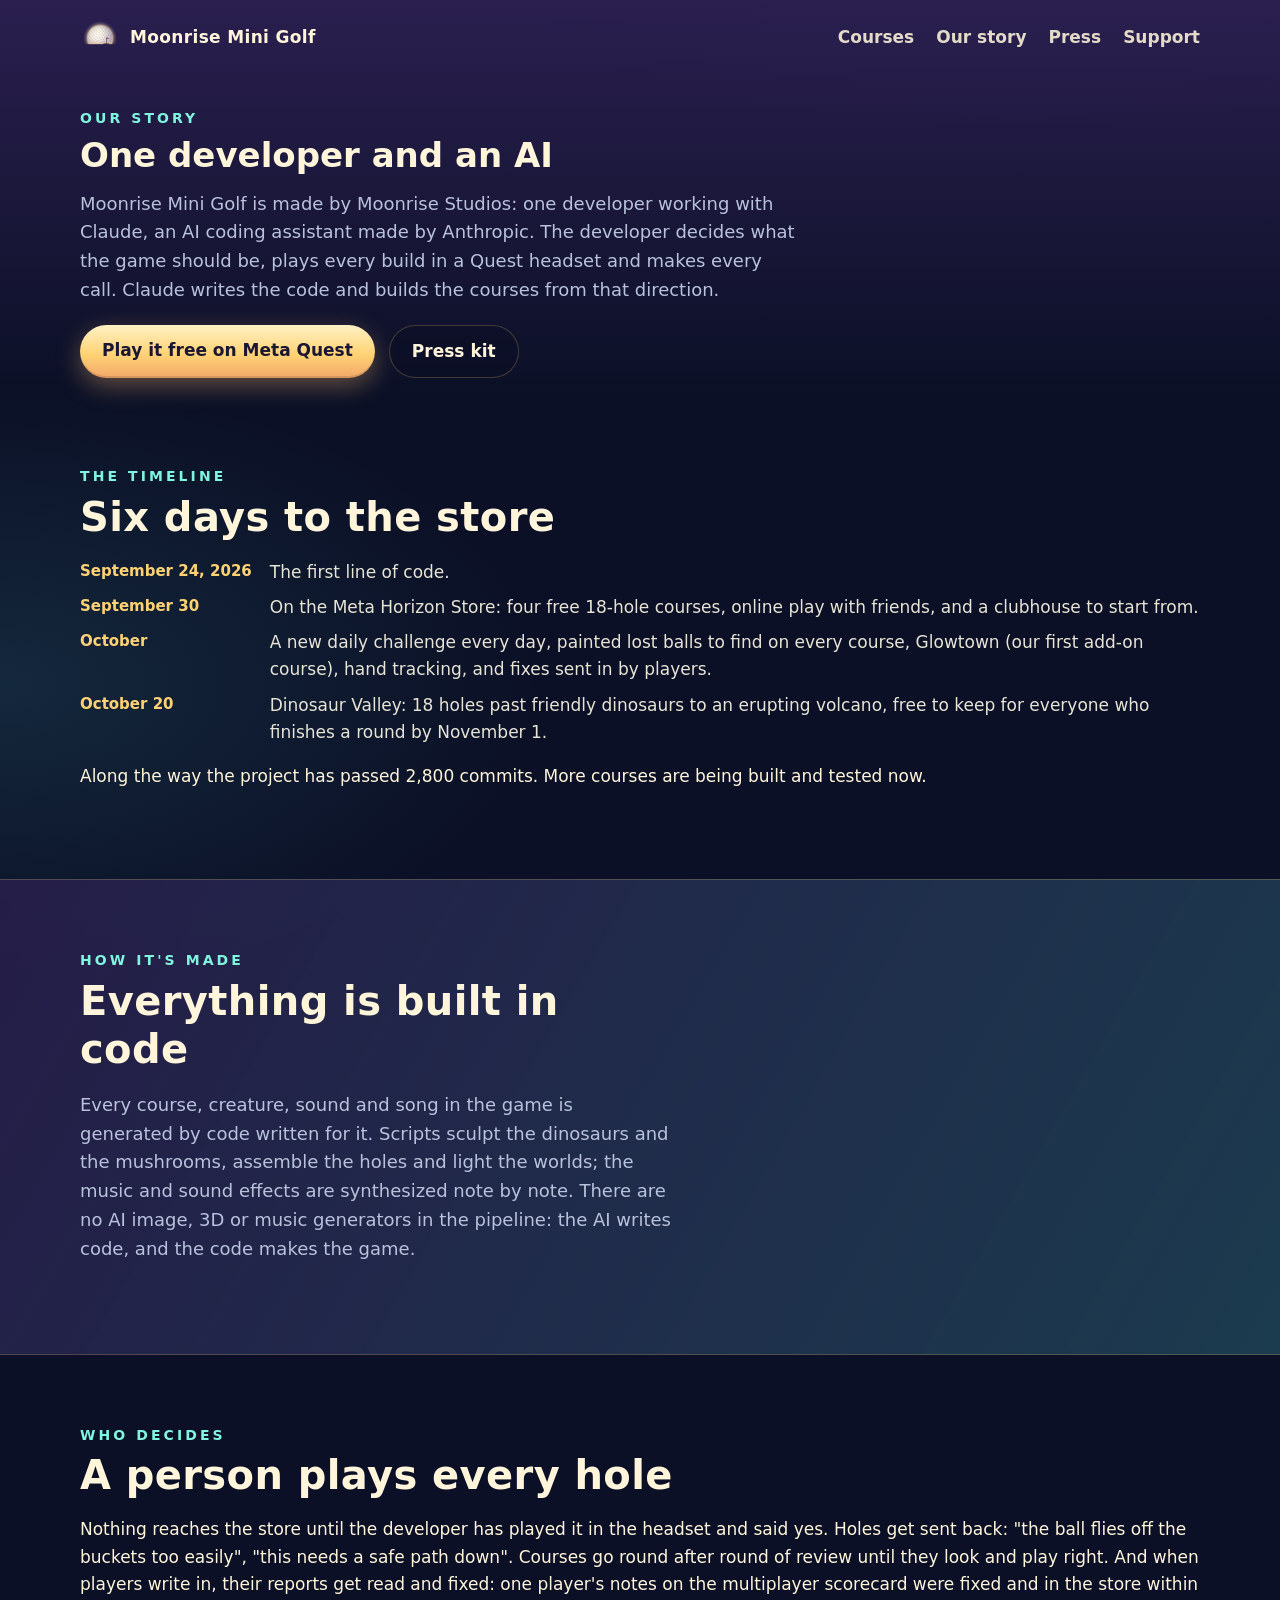
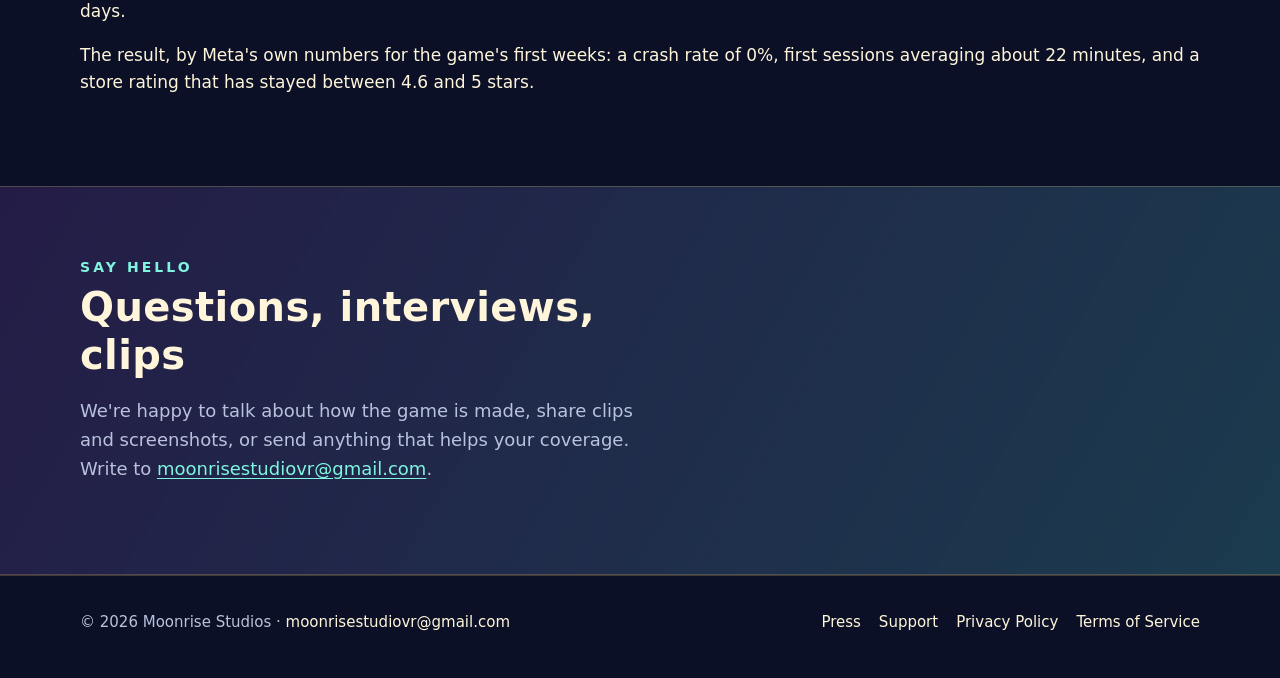
<file: story.html>
<!doctype html>
<html lang="en">
<head>
  <meta charset="utf-8">
  <meta name="viewport" content="width=device-width, initial-scale=1">
  <title>Our story · Moonrise Mini Golf</title>
  <meta name="description" content="How Moonrise Mini Golf is made: one developer directing an AI coding assistant, from the first line of code to the Meta Horizon Store in six days, and a new course almost every week since.">
  <link rel="canonical" href="https://dreamscale123.github.io/moonrise-mini-golf-site/story.html">
  <meta property="og:type" content="article">
  <meta property="og:site_name" content="Moonrise Mini Golf">
  <meta property="og:title" content="One developer and an AI: how Moonrise Mini Golf is made">
  <meta property="og:description" content="From the first line of code to the Meta Horizon Store in six days. Every course, creature, sound and song is generated by code written for the game.">
  <meta property="og:url" content="https://dreamscale123.github.io/moonrise-mini-golf-site/story.html">
  <meta property="og:image" content="https://dreamscale123.github.io/moonrise-mini-golf-site/assets/og-image.jpg">
  <meta property="og:image:width" content="1200">
  <meta property="og:image:height" content="630">
  <meta name="twitter:card" content="summary_large_image">
  <meta name="theme-color" content="#0b1026">
  <link rel="icon" href="assets/favicon.png">
  <link rel="apple-touch-icon" href="assets/icon-180.png">
  <link rel="stylesheet" href="assets/site.css">
</head>
<body>
  <nav class="nav" aria-label="Main">
    <div class="wrap">
      <a class="brand" href="index.html"><img src="assets/mark-128.png" alt=""><span>Moonrise Mini Golf</span></a>
      <ul>
        <li><a class="link" href="index.html#courses">Courses</a></li>
        <li><a class="link" href="story.html">Our story</a></li>
        <li><a class="link" href="press.html">Press</a></li>
        <li><a class="link" href="support.html">Support</a></li>
      </ul>
    </div>
  </nav>

  <main>
    <header class="doc-head">
      <div class="wrap">
        <h1><span class="eyebrow">Our story</span>One developer and an AI</h1>
        <p class="lead">Moonrise Mini Golf is made by Moonrise Studios: one developer working with Claude, an AI coding assistant made by Anthropic. The developer decides what the game should be, plays every build in a Quest headset and makes every call. Claude writes the code and builds the courses from that direction.</p>
        <div class="buttons" style="justify-content:flex-start;margin-top:20px">
          <a class="btn" href="https://vr.meta.me/s/212g9W8agUth2ZL">Play it free on Meta Quest</a>
          <a class="btn ghost" href="press.html">Press kit</a>
        </div>
      </div>
    </header>

    <section>
      <div class="wrap">
        <h2><span class="eyebrow">The timeline</span>Six days to the store</h2>
        <dl class="facts">
          <dt>September 24, 2026</dt><dd>The first line of code.</dd>
          <dt>September 30</dt><dd>On the Meta Horizon Store: four free 18-hole courses, online play with friends, and a clubhouse to start from.</dd>
          <dt>October</dt><dd>A new daily challenge every day, painted lost balls to find on every course, Glowtown (our first add-on course), hand tracking, and fixes sent in by players.</dd>
          <dt>October 20</dt><dd>Dinosaur Valley: 18 holes past friendly dinosaurs to an erupting volcano, free to keep for everyone who finishes a round by November 1.</dd>
        </dl>
        <p>Along the way the project has passed 2,800 commits. More courses are being built and tested now.</p>
      </div>
    </section>

    <section class="band">
      <div class="wrap">
        <div>
          <h2><span class="eyebrow">How it's made</span>Everything is built in code</h2>
          <p class="lead">Every course, creature, sound and song in the game is generated by code written for it. Scripts sculpt the dinosaurs and the mushrooms, assemble the holes and light the worlds; the music and sound effects are synthesized note by note. There are no AI image, 3D or music generators in the pipeline: the AI writes code, and the code makes the game.</p>
        </div>
      </div>
    </section>

    <section>
      <div class="wrap">
        <h2><span class="eyebrow">Who decides</span>A person plays every hole</h2>
        <p>Nothing reaches the store until the developer has played it in the headset and said yes. Holes get sent back: "the ball flies off the buckets too easily", "this needs a safe path down". Courses go round after round of review until they look and play right. And when players write in, their reports get read and fixed: one player's notes on the multiplayer scorecard were fixed and in the store within days.</p>
        <p>The result, by Meta's own numbers for the game's first weeks: a crash rate of 0%, first sessions averaging about 22 minutes, and a store rating that has stayed between 4.6 and 5 stars.</p>
      </div>
    </section>

    <section class="band">
      <div class="wrap">
        <div>
          <h2><span class="eyebrow">Say hello</span>Questions, interviews, clips</h2>
          <p class="lead">We're happy to talk about how the game is made, share clips and screenshots, or send anything that helps your coverage. Write to <a href="mailto:moonrisestudiovr@gmail.com">moonrisestudiovr@gmail.com</a>.</p>
        </div>
      </div>
    </section>
  </main>

  <footer>
    <div class="wrap">
      <div>&copy; 2026 Moonrise Studios &middot; <a href="mailto:moonrisestudiovr@gmail.com">moonrisestudiovr@gmail.com</a></div>
      <nav aria-label="Legal"><a href="press.html">Press</a><a href="support.html">Support</a><a href="privacy.html">Privacy Policy</a><a href="terms.html">Terms of Service</a></nav>
    </div>
  </footer>
</body>
</html>
</file>
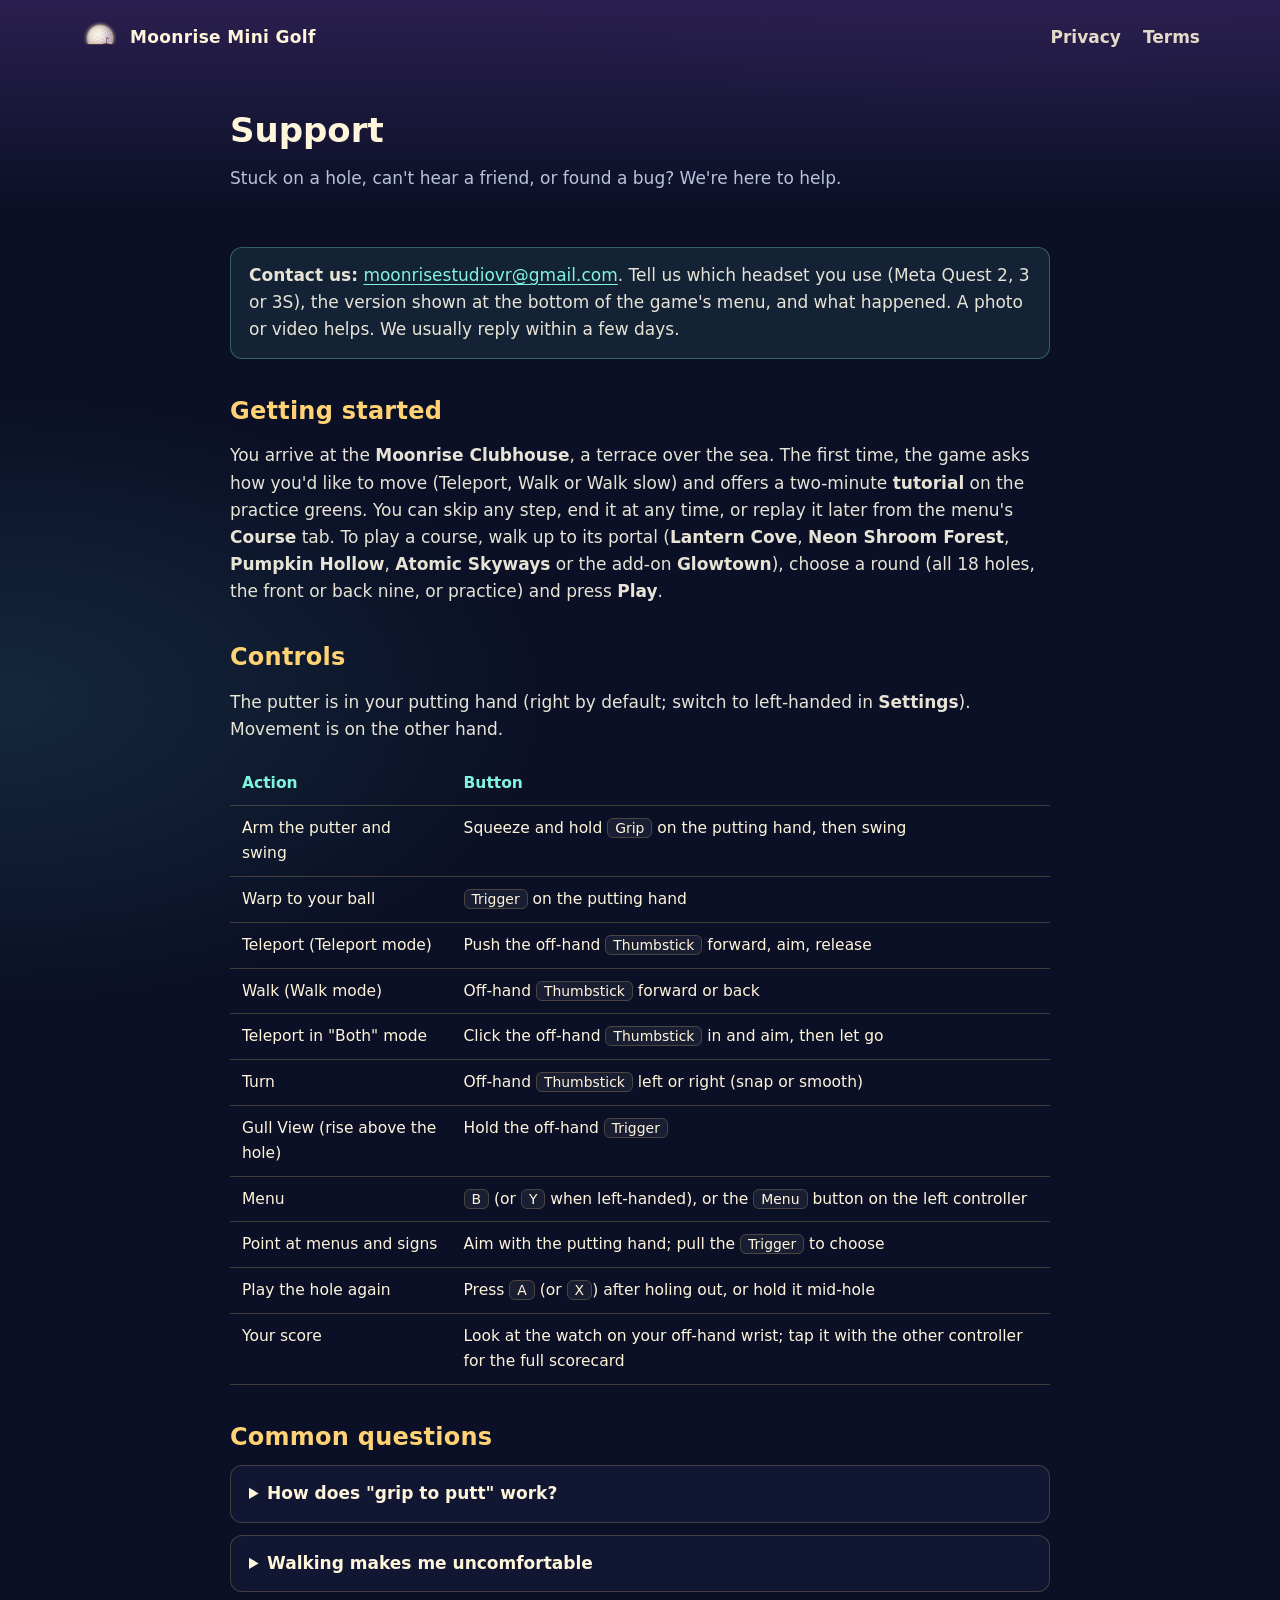
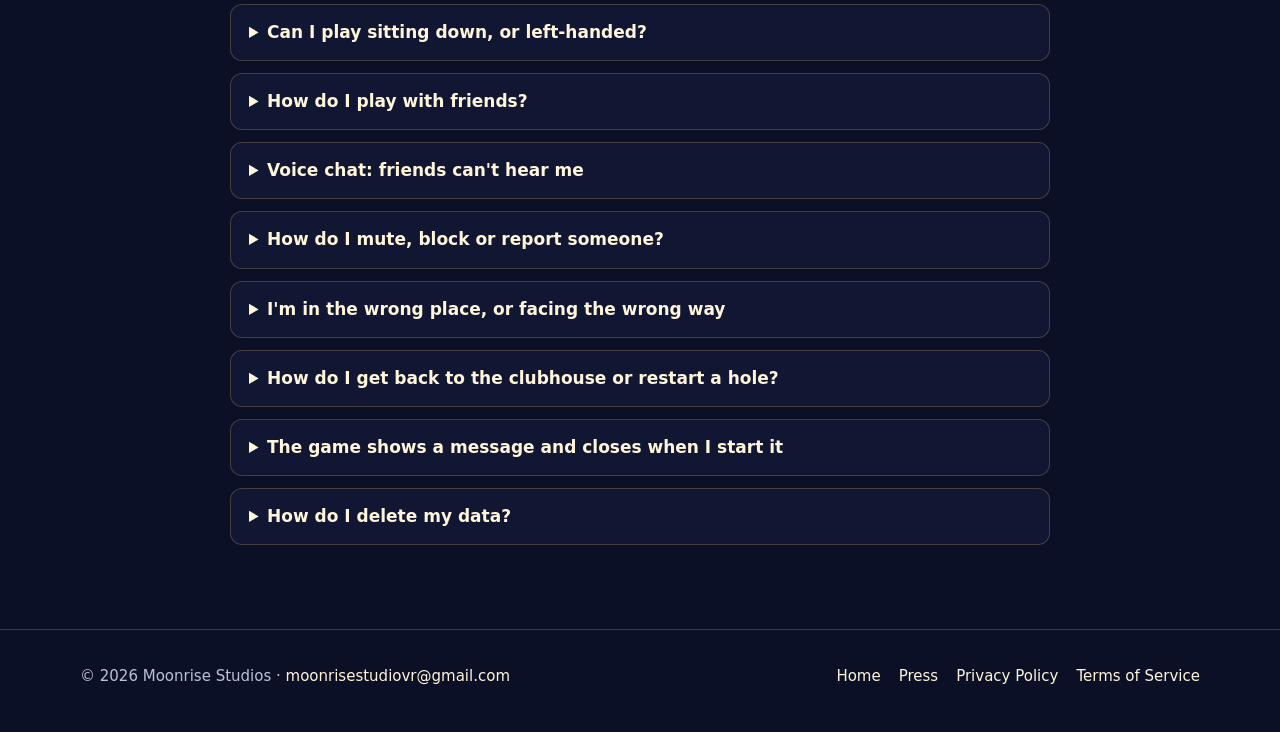
<file: support.html>
<!doctype html>
<html lang="en">
<head>
  <meta charset="utf-8">
  <meta name="viewport" content="width=device-width, initial-scale=1">
  <title>Support · Moonrise Mini Golf</title>
  <meta name="description" content="Help for Moonrise Mini Golf: controls, movement and comfort, the tutorial, putting, playing with friends, voice chat, reporting and blocking, recentering, and how to contact us.">
  <meta name="theme-color" content="#0b1026">
  <link rel="icon" href="assets/favicon.png">
  <link rel="apple-touch-icon" href="assets/icon-180.png">
  <link rel="stylesheet" href="assets/site.css">
</head>
<body>
  <nav class="nav" aria-label="Main">
    <div class="wrap">
      <a class="brand" href="index.html"><img src="assets/mark-128.png" alt=""><span>Moonrise Mini Golf</span></a>
      <ul>
        <li><a class="link" href="privacy.html">Privacy</a></li>
        <li><a class="link" href="terms.html">Terms</a></li>
      </ul>
    </div>
  </nav>

  <header class="doc-head">
    <div class="wrap" style="max-width:820px">
      <h1>Support</h1>
      <p>Stuck on a hole, can't hear a friend, or found a bug? We're here to help.</p>
    </div>
  </header>

  <main class="doc">
    <div class="wrap">
      <p class="note"><strong>Contact us:</strong> <a href="mailto:moonrisestudiovr@gmail.com">moonrisestudiovr@gmail.com</a>. Tell us which headset you use (Meta Quest 2, 3 or 3S), the version shown at the bottom of the game's menu, and what happened. A photo or video helps. We usually reply within a few days.</p>

      <h2>Getting started</h2>
      <p>You arrive at the <strong>Moonrise Clubhouse</strong>, a terrace over the sea. The first time, the game asks how you'd like to move (Teleport, Walk or Walk slow) and offers a two-minute <strong>tutorial</strong> on the practice greens. You can skip any step, end it at any time, or replay it later from the menu's <strong>Course</strong> tab. To play a course, walk up to its portal (<strong>Lantern Cove</strong>, <strong>Neon Shroom Forest</strong>, <strong>Pumpkin Hollow</strong>, <strong>Atomic Skyways</strong> or the add-on <strong>Glowtown</strong>), choose a round (all 18 holes, the front or back nine, or practice) and press <strong>Play</strong>.</p>

      <h2>Controls</h2>
      <p>The putter is in your putting hand (right by default; switch to left-handed in <strong>Settings</strong>). Movement is on the other hand.</p>
      <table>
        <thead><tr><th>Action</th><th>Button</th></tr></thead>
        <tbody>
          <tr><td>Arm the putter and swing</td><td>Squeeze and hold <kbd>Grip</kbd> on the putting hand, then swing</td></tr>
          <tr><td>Warp to your ball</td><td><kbd>Trigger</kbd> on the putting hand</td></tr>
          <tr><td>Teleport (Teleport mode)</td><td>Push the off-hand <kbd>Thumbstick</kbd> forward, aim, release</td></tr>
          <tr><td>Walk (Walk mode)</td><td>Off-hand <kbd>Thumbstick</kbd> forward or back</td></tr>
          <tr><td>Teleport in "Both" mode</td><td>Click the off-hand <kbd>Thumbstick</kbd> in and aim, then let go</td></tr>
          <tr><td>Turn</td><td>Off-hand <kbd>Thumbstick</kbd> left or right (snap or smooth)</td></tr>
          <tr><td>Gull View (rise above the hole)</td><td>Hold the off-hand <kbd>Trigger</kbd></td></tr>
          <tr><td>Menu</td><td><kbd>B</kbd> (or <kbd>Y</kbd> when left-handed), or the <kbd>Menu</kbd> button on the left controller</td></tr>
          <tr><td>Point at menus and signs</td><td>Aim with the putting hand; pull the <kbd>Trigger</kbd> to choose</td></tr>
          <tr><td>Play the hole again</td><td>Press <kbd>A</kbd> (or <kbd>X</kbd>) after holing out, or hold it mid-hole</td></tr>
          <tr><td>Your score</td><td>Look at the watch on your off-hand wrist; tap it with the other controller for the full scorecard</td></tr>
        </tbody>
      </table>

      <h2>Common questions</h2>
      <details>
        <summary>How does "grip to putt" work?</summary>
        <p>Squeeze and hold the grip button to arm the putter. Only an armed putter hits the ball; with the grip released you can take practice swings. Grip to putt and putter strength are in <strong>Settings</strong>. If the putter doesn't sit right in your hand, use <strong>Fit my putter</strong> on the <strong>Putter</strong> tab.</p>
      </details>
      <details>
        <summary>Walking makes me uncomfortable</summary>
        <p>Open the menu's <strong>Movement</strong> tab and choose <strong>Teleport</strong>, the most comfortable option. You can also keep walking but slow it down, turn on the <strong>comfort vignette</strong>, use snap turning instead of smooth turning, or use the putting-hand trigger to warp straight to your ball. Take a break whenever you need one.</p>
      </details>
      <details>
        <summary>Can I play sitting down, or left-handed?</summary>
        <p>Yes. Turn on <strong>Seated mode</strong> on the <strong>Movement</strong> tab, and set <strong>Handedness</strong> to Left in <strong>Settings</strong>.</p>
      </details>
      <details>
        <summary>How do I play with friends?</summary>
        <p>Open the menu and go to the <strong>Friends</strong> tab (or use the friends board in the clubhouse). Choose <strong>Host an online game</strong> and a short join code appears, also shown on your watch. Your friends choose <strong>Join with a code</strong> and type it in. Up to four players can play together, and the host picks the course. To play on the same Wi-Fi without internet services, use <strong>Host on this network</strong> and join with the address the host sees.</p>
      </details>
      <details>
        <summary>Voice chat: friends can't hear me</summary>
        <p>Voice chat works in online games. The first time voice starts, your headset asks for microphone permission; choose <strong>Allow</strong>. If you said no, turn it back on in your headset's settings under <strong>Privacy &amp; safety → App permissions → Microphone</strong>, and allow Moonrise Mini Golf. Also check the <strong>Microphone</strong> toggle on the <strong>Friends</strong> tab.</p>
      </details>
      <details>
        <summary>How do I mute, block or report someone?</summary>
        <p><strong>Mute:</strong> on the <strong>Friends</strong> tab, choose the player to mute them for you only.</p>
        <p><strong>Block or report:</strong> choose <strong>Report / Block player</strong> on the <strong>Friends</strong> tab, or press the Meta button on your controller and choose <strong>Report</strong>, which opens the same panel. Pick the player, then Block or Report. Reports go to Meta's safety team; blocking uses Meta's own block tool, and players you've blocked are muted for you.</p>
      </details>
      <details>
        <summary>I'm in the wrong place, or facing the wrong way</summary>
        <p>Open the menu and choose <strong>Recenter</strong> in <strong>Settings</strong>, or press and hold the Meta button on your right controller. If your ball is waiting, Recenter puts you back at it.</p>
      </details>
      <details>
        <summary>How do I get back to the clubhouse or restart a hole?</summary>
        <p>Use the menu's <strong>Course</strong> tab: <strong>Restart hole</strong>, <strong>Ball to the tee</strong>, <strong>Next hole</strong>, <strong>Show scorecard</strong> or <strong>Back to the clubhouse</strong>.</p>
      </details>
      <details>
        <summary>The game shows a message and closes when I start it</summary>
        <p>The game checks that it was installed from the Meta Horizon Store with the Meta account signed in on your headset. Make sure you're signed in with that account, then open the game again from your Library. If it keeps happening, email us.</p>
      </details>
      <details>
        <summary>How do I delete my data?</summary>
        <p>Email us with the subject "Delete my data". The <a href="privacy.html">Privacy Policy</a> explains what that covers.</p>
      </details>
    </div>
  </main>

  <footer>
    <div class="wrap">
      <div>&copy; 2026 Moonrise Studios · <a href="mailto:moonrisestudiovr@gmail.com">moonrisestudiovr@gmail.com</a></div>
      <nav aria-label="Legal"><a href="index.html">Home</a><a href="press.html">Press</a><a href="privacy.html">Privacy Policy</a><a href="terms.html">Terms of Service</a></nav>
    </div>
  </footer>
</body>
</html>
</file>
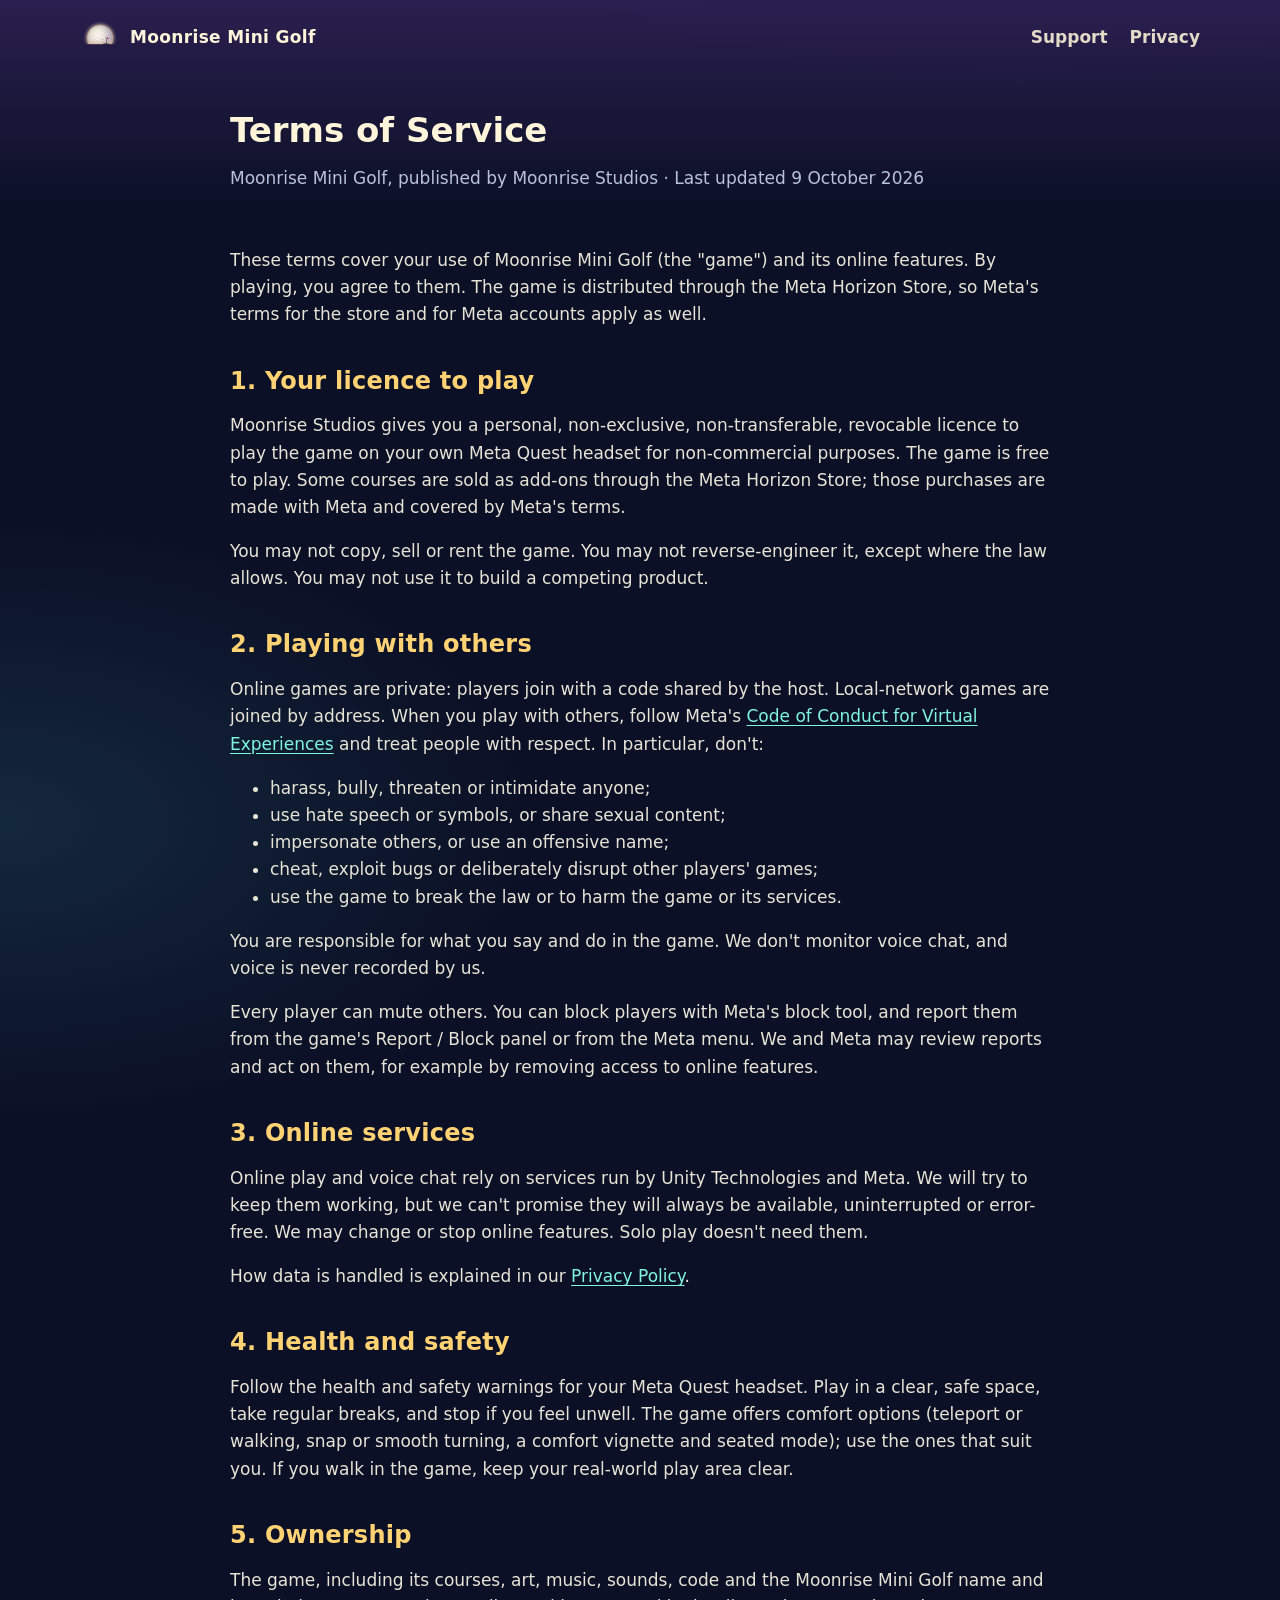
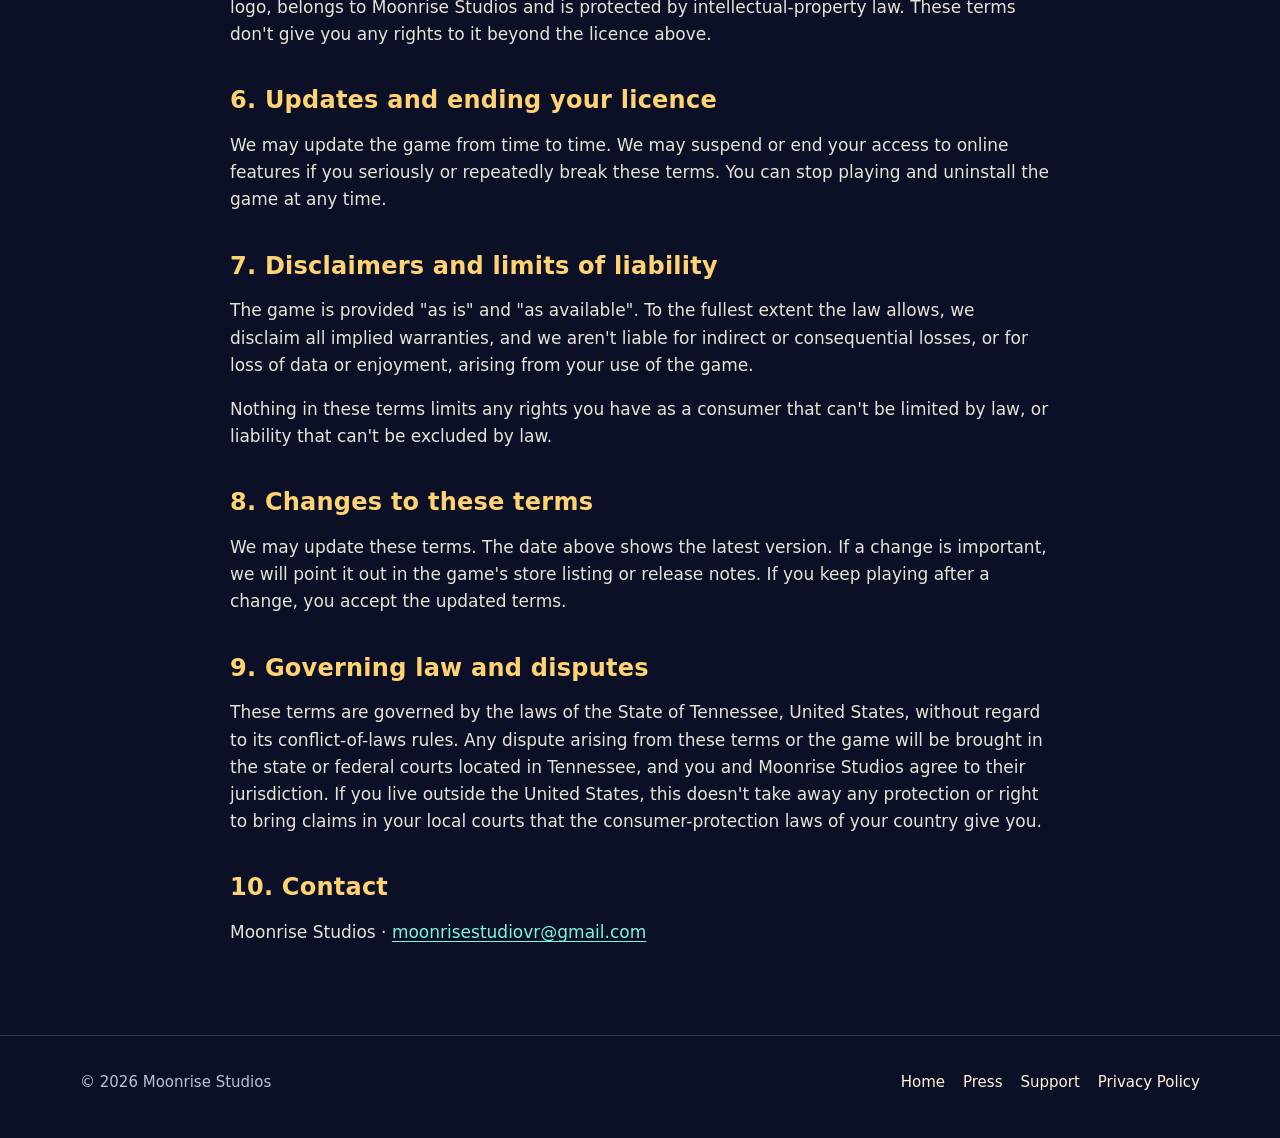
<file: terms.html>
<!doctype html>
<html lang="en">
<head>
  <meta charset="utf-8">
  <meta name="viewport" content="width=device-width, initial-scale=1">
  <title>Terms of Service · Moonrise Mini Golf</title>
  <meta name="description" content="Terms of Service for Moonrise Mini Golf by Moonrise Studios.">
  <meta name="theme-color" content="#0b1026">
  <link rel="icon" href="assets/favicon.png">
  <link rel="apple-touch-icon" href="assets/icon-180.png">
  <link rel="stylesheet" href="assets/site.css">
</head>
<body>
  <nav class="nav" aria-label="Main">
    <div class="wrap">
      <a class="brand" href="index.html"><img src="assets/mark-128.png" alt=""><span>Moonrise Mini Golf</span></a>
      <ul>
        <li><a class="link" href="support.html">Support</a></li>
        <li><a class="link" href="privacy.html">Privacy</a></li>
      </ul>
    </div>
  </nav>

  <header class="doc-head">
    <div class="wrap" style="max-width:820px">
      <h1>Terms of Service</h1>
      <p>Moonrise Mini Golf, published by Moonrise Studios · Last updated 9 October 2026</p>
    </div>
  </header>

  <main class="doc">
    <div class="wrap">
      <p>These terms cover your use of Moonrise Mini Golf (the "game") and its online features. By playing, you agree to them. The game is distributed through the Meta Horizon Store, so Meta's terms for the store and for Meta accounts apply as well.</p>

      <h2>1. Your licence to play</h2>
      <p>Moonrise Studios gives you a personal, non-exclusive, non-transferable, revocable licence to play the game on your own Meta Quest headset for non-commercial purposes. The game is free to play. Some courses are sold as add-ons through the Meta Horizon Store; those purchases are made with Meta and covered by Meta's terms.</p>
      <p>You may not copy, sell or rent the game. You may not reverse-engineer it, except where the law allows. You may not use it to build a competing product.</p>

      <h2>2. Playing with others</h2>
      <p>Online games are private: players join with a code shared by the host. Local-network games are joined by address. When you play with others, follow Meta's <a href="https://www.meta.com/legal/quest/code-of-conduct-for-virtual-experiences/">Code of Conduct for Virtual Experiences</a> and treat people with respect. In particular, don't:</p>
      <ul>
        <li>harass, bully, threaten or intimidate anyone;</li>
        <li>use hate speech or symbols, or share sexual content;</li>
        <li>impersonate others, or use an offensive name;</li>
        <li>cheat, exploit bugs or deliberately disrupt other players' games;</li>
        <li>use the game to break the law or to harm the game or its services.</li>
      </ul>
      <p>You are responsible for what you say and do in the game. We don't monitor voice chat, and voice is never recorded by us.</p>
      <p>Every player can mute others. You can block players with Meta's block tool, and report them from the game's Report / Block panel or from the Meta menu. We and Meta may review reports and act on them, for example by removing access to online features.</p>

      <h2>3. Online services</h2>
      <p>Online play and voice chat rely on services run by Unity Technologies and Meta. We will try to keep them working, but we can't promise they will always be available, uninterrupted or error-free. We may change or stop online features. Solo play doesn't need them.</p>
      <p>How data is handled is explained in our <a href="privacy.html">Privacy Policy</a>.</p>

      <h2>4. Health and safety</h2>
      <p>Follow the health and safety warnings for your Meta Quest headset. Play in a clear, safe space, take regular breaks, and stop if you feel unwell. The game offers comfort options (teleport or walking, snap or smooth turning, a comfort vignette and seated mode); use the ones that suit you. If you walk in the game, keep your real-world play area clear.</p>

      <h2>5. Ownership</h2>
      <p>The game, including its courses, art, music, sounds, code and the Moonrise Mini Golf name and logo, belongs to Moonrise Studios and is protected by intellectual-property law. These terms don't give you any rights to it beyond the licence above.</p>

      <h2>6. Updates and ending your licence</h2>
      <p>We may update the game from time to time. We may suspend or end your access to online features if you seriously or repeatedly break these terms. You can stop playing and uninstall the game at any time.</p>

      <h2>7. Disclaimers and limits of liability</h2>
      <p>The game is provided "as is" and "as available". To the fullest extent the law allows, we disclaim all implied warranties, and we aren't liable for indirect or consequential losses, or for loss of data or enjoyment, arising from your use of the game.</p>
      <p>Nothing in these terms limits any rights you have as a consumer that can't be limited by law, or liability that can't be excluded by law.</p>

      <h2>8. Changes to these terms</h2>
      <p>We may update these terms. The date above shows the latest version. If a change is important, we will point it out in the game's store listing or release notes. If you keep playing after a change, you accept the updated terms.</p>

      <h2>9. Governing law and disputes</h2>
      <p>These terms are governed by the laws of the State of Tennessee, United States, without regard to its conflict-of-laws rules. Any dispute arising from these terms or the game will be brought in the state or federal courts located in Tennessee, and you and Moonrise Studios agree to their jurisdiction. If you live outside the United States, this doesn't take away any protection or right to bring claims in your local courts that the consumer-protection laws of your country give you.</p>

      <h2>10. Contact</h2>
      <p>Moonrise Studios · <a href="mailto:moonrisestudiovr@gmail.com">moonrisestudiovr@gmail.com</a></p>
    </div>
  </main>

  <footer>
    <div class="wrap">
      <div>&copy; 2026 Moonrise Studios</div>
      <nav aria-label="Legal"><a href="index.html">Home</a><a href="press.html">Press</a><a href="support.html">Support</a><a href="privacy.html">Privacy Policy</a></nav>
    </div>
  </footer>
</body>
</html>
</file>
<file: assets/site.css>
/* Moonrise Mini Golf: site styles. No external fonts, scripts or images: everything is local. */
:root {
  --night: #0b1026;
  --night-2: #141a3a;
  --violet: #2a1f4f;
  --ink: #fff5da;
  --muted: #b9c2dc;
  --gold: #ffd374;
  --peach: #f6ae7a;
  --aqua: #7ff5e0;
  --teal: #2e6f7e;
  --line: rgba(255, 211, 116, 0.22);
  --card: rgba(20, 26, 58, 0.72);
  --radius: 18px;
  --shadow: 0 18px 50px rgba(3, 5, 18, 0.55);
  --font: ui-rounded, "SF Pro Rounded", "Segoe UI Variable Display", "Segoe UI", system-ui, -apple-system, Roboto, "Helvetica Neue", Arial, sans-serif;
}

* { box-sizing: border-box; }
html { scroll-behavior: smooth; }
body {
  margin: 0;
  background: var(--night);
  background-image: radial-gradient(1200px 600px at 80% -10%, rgba(123, 90, 200, 0.28), transparent 60%),
                    radial-gradient(900px 500px at 0% 30%, rgba(46, 111, 126, 0.25), transparent 60%);
  color: var(--ink);
  font-family: var(--font);
  font-size: 17px;
  line-height: 1.6;
  -webkit-font-smoothing: antialiased;
}
img { max-width: 100%; display: block; }
a { color: var(--aqua); text-underline-offset: 3px; }
a:hover { color: var(--gold); }
.wrap { width: min(1120px, calc(100% - 32px)); margin: 0 auto; }

/* Navigation */
.nav { position: absolute; top: 0; left: 0; right: 0; z-index: 5; }
.nav .wrap { display: flex; align-items: center; justify-content: space-between; padding: 18px 0; }
.brand { display: flex; align-items: center; gap: 10px; color: var(--ink); text-decoration: none; font-weight: 700; letter-spacing: 0.02em; }
.brand img { width: 40px; height: 40px; }
.nav ul { list-style: none; display: flex; gap: 22px; margin: 0; padding: 0; }
.nav a.link { color: var(--ink); text-decoration: none; font-weight: 600; opacity: 0.88; }
.nav a.link:hover { color: var(--gold); opacity: 1; }

/* Hero */
.hero {
  position: relative;
  min-height: min(92vh, 900px);
  display: grid;
  place-items: center;
  text-align: center;
  background: url("hero.jpg") center / cover no-repeat;
  overflow: hidden;
}
.hero::before {
  content: "";
  position: absolute; inset: 0;
  background: radial-gradient(60% 55% at 50% 48%, rgba(11, 16, 38, 0.55), rgba(11, 16, 38, 0.15) 70%),
              linear-gradient(to bottom, rgba(11, 16, 38, 0.35), rgba(11, 16, 38, 0) 30%, rgba(11, 16, 38, 0) 60%, var(--night));
}
.hero .content { position: relative; z-index: 1; padding: 110px 16px 80px; }
.hero .logo { width: min(640px, 88vw); margin: 0 auto 18px; filter: drop-shadow(0 12px 30px rgba(3, 5, 18, 0.5)); }
.hero p.tag { font-size: clamp(19px, 2.4vw, 25px); font-weight: 700; margin: 0 0 6px; text-shadow: 0 2px 16px rgba(3, 5, 18, 0.7); }
.hero p.sub { color: var(--ink); opacity: 0.9; margin: 0 0 26px; text-shadow: 0 2px 12px rgba(3, 5, 18, 0.7); }
.buttons { display: flex; gap: 14px; justify-content: center; flex-wrap: wrap; }
.btn {
  display: inline-block; padding: 12px 22px; border-radius: 999px; font-weight: 700; text-decoration: none;
  background: linear-gradient(180deg, #fff1c6, var(--gold) 55%, #f3a86a); color: #1b1633;
  box-shadow: 0 8px 24px rgba(255, 190, 110, 0.35), inset 0 -2px 0 rgba(0, 0, 0, 0.12);
}
.btn:hover { color: #1b1633; transform: translateY(-1px); }
.btn.ghost { background: rgba(11, 16, 38, 0.55); color: var(--ink); border: 1px solid var(--line); box-shadow: none; }
.btn.ghost:hover { color: var(--gold); }

/* Sections */
section { padding: 72px 0; }
h1, h2, h3 { line-height: 1.2; margin: 0 0 14px; }
h2 { font-size: clamp(28px, 3.6vw, 40px); letter-spacing: 0.01em; }
h1 .eyebrow, h2 .eyebrow { display: block; font-size: 14px; letter-spacing: 0.22em; text-transform: uppercase; color: var(--aqua); margin-bottom: 8px; }
.lead { color: var(--muted); max-width: 720px; font-size: 18px; }

.courses { display: grid; grid-template-columns: repeat(2, 1fr); gap: 26px; margin-top: 30px; }
.course { background: var(--card); border: 1px solid var(--line); border-radius: var(--radius); overflow: hidden; box-shadow: var(--shadow); }
.course .art { aspect-ratio: 16 / 9; width: 100%; height: auto; display: block; object-fit: cover; }
.course .body { padding: 20px 22px 24px; }
.course h3 { font-size: 24px; }
.course h3 small { display: block; font-size: 13px; font-weight: 700; letter-spacing: 0.18em; text-transform: uppercase; color: var(--gold); margin-bottom: 4px; }
.course.forest h3 small { color: var(--aqua); }
.course.hollow h3 small { color: #ff9a4d; }
.course.skyways h3 small { color: #7fd3ff; }
.course.glowtown h3 small { color: #ff7ad9; }
.course p { color: var(--muted); margin: 0; }

.features { display: grid; grid-template-columns: repeat(4, 1fr); gap: 20px; margin-top: 30px; }
.feature { background: var(--card); border: 1px solid var(--line); border-radius: var(--radius); padding: 22px; }
.feature svg { width: 40px; height: 40px; margin-bottom: 12px; }
.feature h3 { font-size: 19px; }
.feature p { color: var(--muted); margin: 0; font-size: 15.5px; }

.gallery { display: grid; grid-template-columns: repeat(2, 1fr); gap: 18px; margin-top: 30px; }
.gallery figure { margin: 0; border-radius: 14px; overflow: hidden; border: 1px solid var(--line); background: var(--night-2); }
.gallery img { width: 100%; aspect-ratio: 16 / 9; object-fit: cover; }
.gallery figcaption { padding: 10px 14px; color: var(--muted); font-size: 14.5px; }

.band { background: linear-gradient(120deg, rgba(42, 31, 79, 0.8), rgba(46, 111, 126, 0.45)); border-top: 1px solid var(--line); border-bottom: 1px solid var(--line); }
.band .wrap { display: grid; grid-template-columns: 1.2fr 1fr; gap: 36px; align-items: center; }
.band ul { margin: 0; padding-left: 20px; color: var(--muted); }
.band li { margin: 6px 0; }

/* Documents (privacy, terms, support) */
.doc-head { padding: 110px 0 18px; background: linear-gradient(to bottom, var(--violet), transparent); }
.doc-head p { color: var(--muted); margin: 0; }
.doc { padding: 20px 0 72px; }
.doc .wrap { max-width: 820px; }
.doc h2 { font-size: 24px; margin-top: 38px; color: var(--gold); }
.doc h3 { font-size: 19px; margin-top: 24px; }
.doc p, .doc li { color: #e7e4d6; }
.doc table { width: 100%; border-collapse: collapse; margin: 14px 0; font-size: 15.5px; }
.doc th, .doc td { text-align: left; vertical-align: top; padding: 10px 12px; border-bottom: 1px solid var(--line); }
.doc th { color: var(--aqua); font-weight: 700; }
.note { background: rgba(127, 245, 224, 0.08); border: 1px solid rgba(127, 245, 224, 0.3); border-radius: 12px; padding: 14px 18px; }
details { background: var(--card); border: 1px solid var(--line); border-radius: 12px; padding: 14px 18px; margin: 12px 0; }
details summary { cursor: pointer; font-weight: 700; color: var(--ink); }
details[open] summary { color: var(--gold); margin-bottom: 8px; }
kbd { font-family: inherit; font-size: 0.9em; padding: 1px 7px; border-radius: 6px; border: 1px solid var(--line); background: rgba(255, 255, 255, 0.06); }

/* Footer */
footer { border-top: 1px solid var(--line); padding: 34px 0 44px; color: var(--muted); font-size: 15px; }
footer .wrap { display: flex; justify-content: space-between; gap: 20px; flex-wrap: wrap; }
footer nav { display: flex; gap: 18px; flex-wrap: wrap; }
footer a { color: var(--ink); text-decoration: none; }

@media (max-width: 900px) {
  .features { grid-template-columns: repeat(2, 1fr); }
  .band .wrap { grid-template-columns: 1fr; }
}
@media (max-width: 640px) {
  body { font-size: 16px; }
  .nav ul { gap: 14px; }
  .nav .brand span { display: none; }
  .courses, .gallery, .features { grid-template-columns: 1fr; }
  section { padding: 54px 0; }
}
@media (prefers-reduced-motion: reduce) {
  html { scroll-behavior: auto; }
  .btn:hover { transform: none; }
}

/* Press kit */
.press-grid { display: grid; grid-template-columns: 1fr 1.3fr; gap: 40px; align-items: start; }
.facts { display: grid; grid-template-columns: max-content 1fr; gap: 8px 18px; margin: 18px 0 0; }
.facts dt { color: var(--gold); font-weight: 700; font-size: 15px; }
.facts dd { margin: 0; color: #e7e4d6; }
.press-list { padding-left: 20px; color: #e7e4d6; }
.press-list li { margin: 8px 0; }
.gallery.logos img { aspect-ratio: 16 / 9; object-fit: contain; padding: 18px; background: var(--night-2); }
@media (max-width: 900px) { .press-grid { grid-template-columns: 1fr; } }
@media (max-width: 640px) { .facts { grid-template-columns: 1fr; } .facts dd { margin-bottom: 8px; } }
</file>
